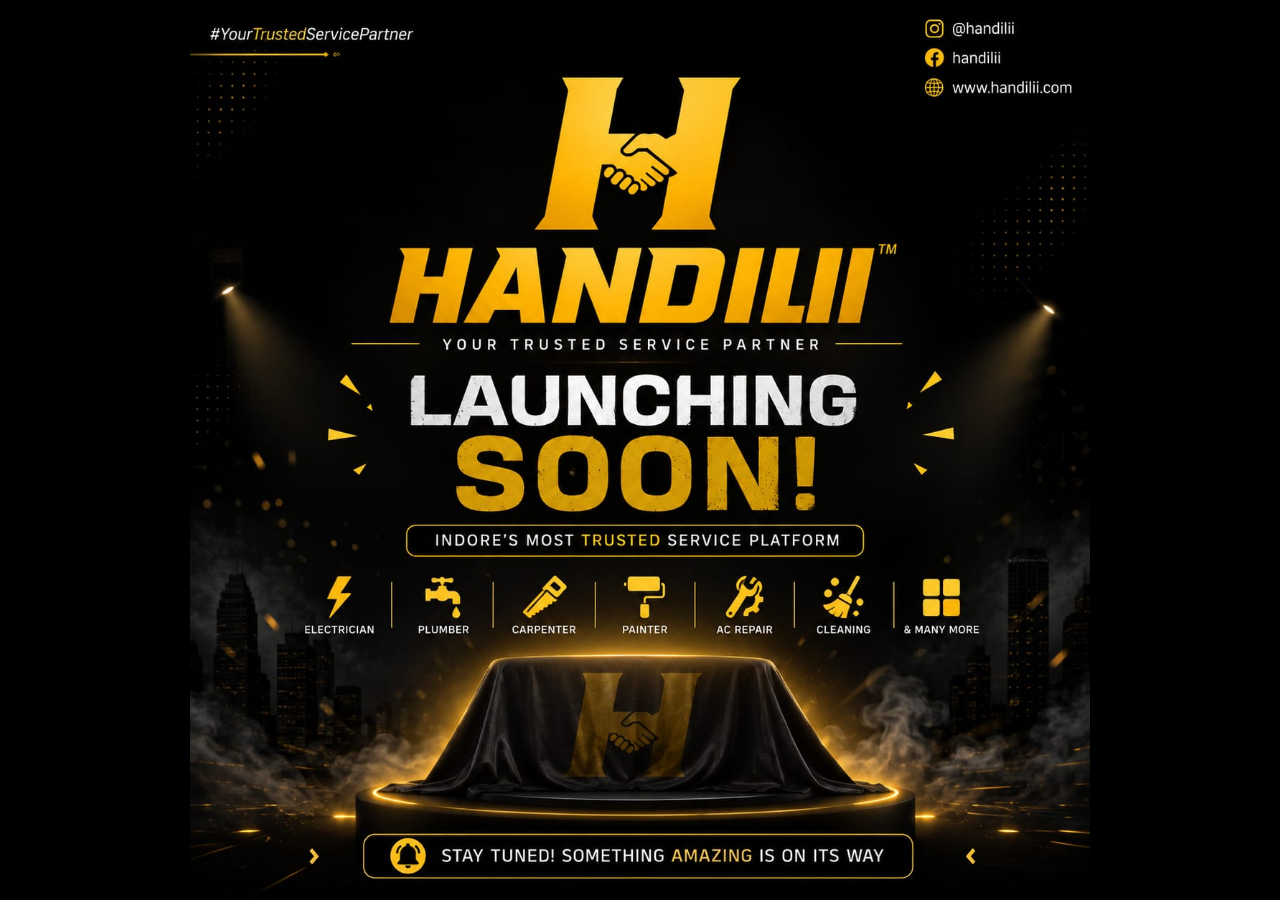
<file: index.html>
<!doctype html>
<html lang="en">
<head>
<meta charset="UTF-8"/>
<meta name="viewport" content="width=device-width, initial-scale=1.0"/>
<title>Handilii — Coming Soon</title>
<style>
  * { margin: 0; padding: 0; box-sizing: border-box; }
  html, body { width: 100%; height: 100%; background: #000; overflow: hidden; }
  .poster {
    width: 100vw;
    height: 100vh;
    background-image: url('Coming-soon1.jpg');
    background-size: contain;
    background-repeat: no-repeat;
    background-position: center;
    background-color: #000;
  }
  @media (max-aspect-ratio: 1/1) {
    .poster { background-size: cover; background-position: center top; }
  }
</style>
</head>
<body>
  <div class="poster"></div>
</body>
</html>
</file>
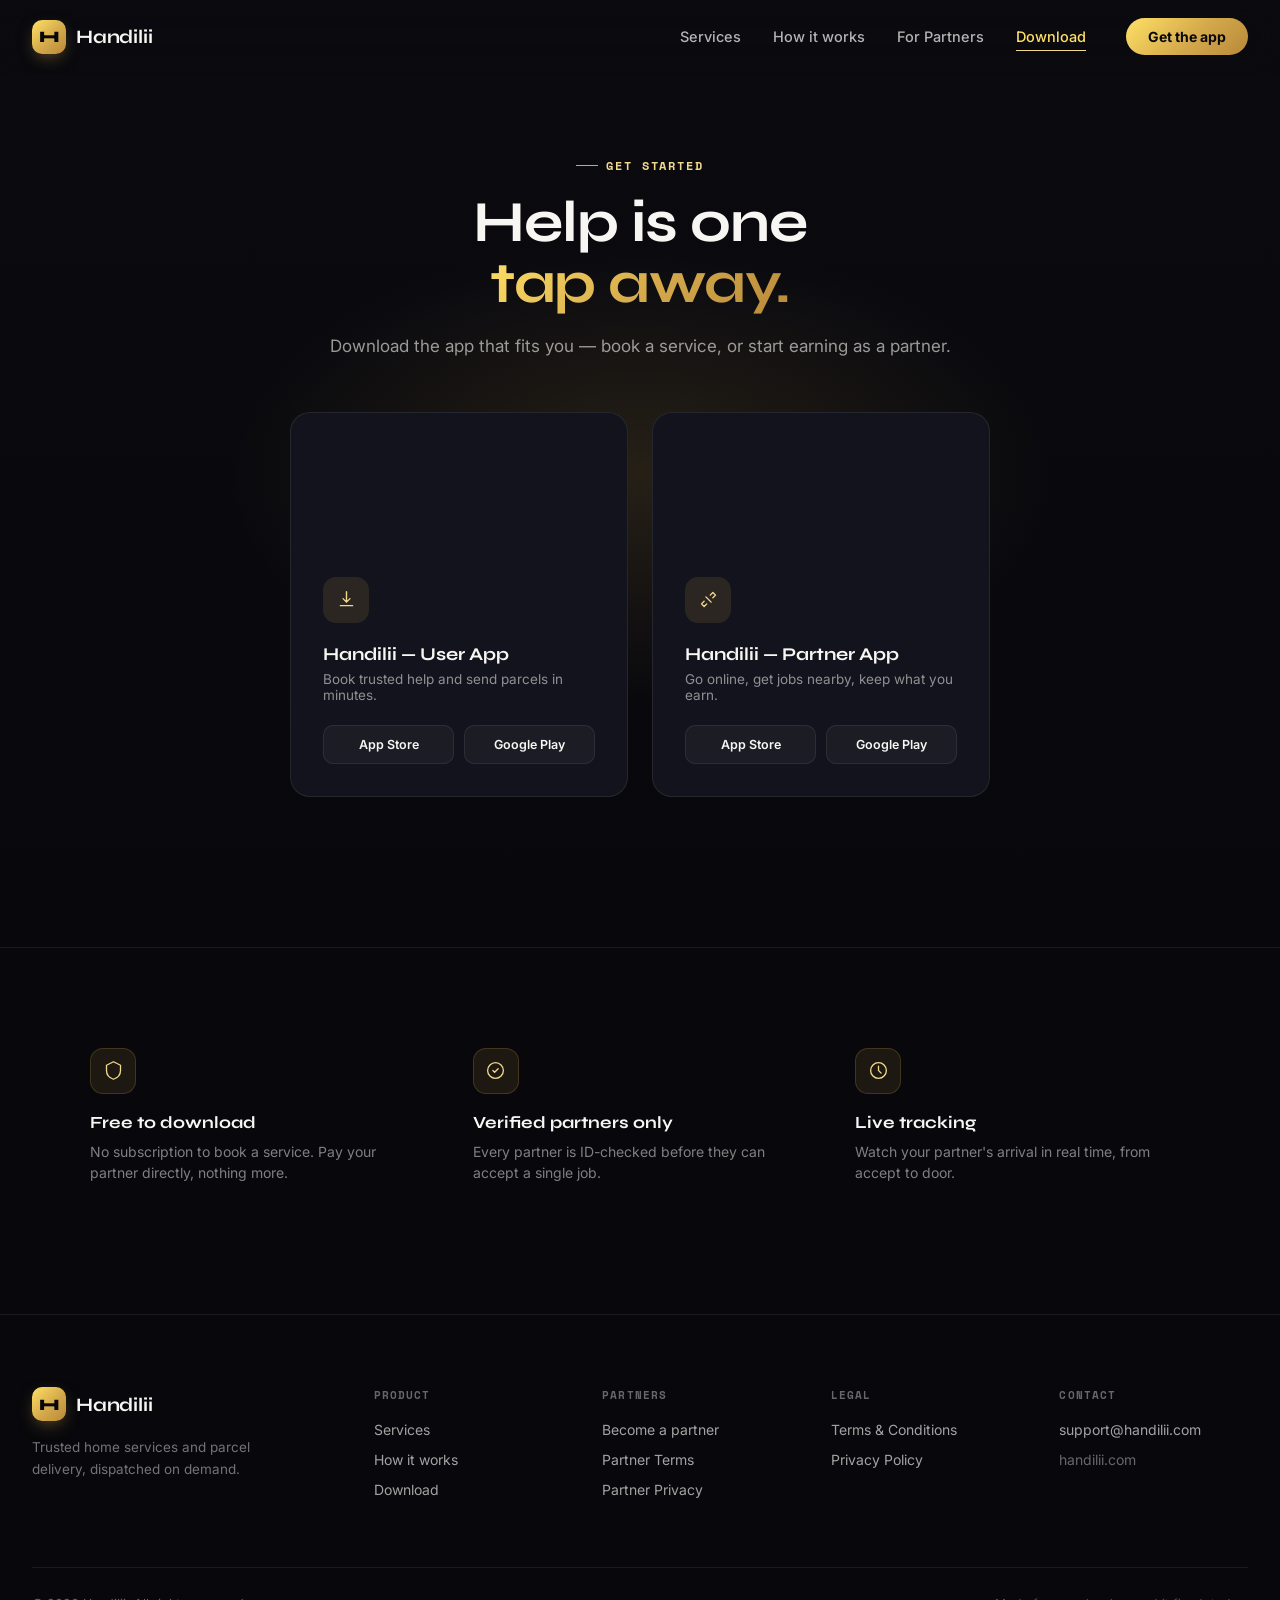
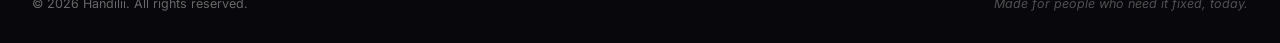
<file: download.html>
<!doctype html>
<html lang="en">
<head>
<meta charset="UTF-8" />
<meta name="viewport" content="width=device-width, initial-scale=1.0" />
<title>Download — Handilii</title>
<meta name="description" content="Download Handilii — the User app to book trusted help, or the Partner app to start earning on your own schedule." />
<link rel="preconnect" href="https://fonts.googleapis.com">
<link rel="preconnect" href="https://fonts.gstatic.com" crossorigin>
<link href="https://fonts.googleapis.com/css2?family=Syne:wght@600;700;800&family=Inter:wght@400;500;600;700;800&family=Space+Mono:wght@400;700&display=swap" rel="stylesheet">
<link rel="stylesheet" href="style.css" />
</head>
<body>

<header class="nav" id="nav">
  <div class="nav-inner">
    <a href="index.html" class="nav-brand">
      <span class="brand-mark">H</span>
      <span class="brand-word">Handilii</span>
    </a>
    <nav class="nav-links">
      <a href="services.html">Services</a>
      <a href="index.html#how">How it works</a>
      <a href="partners.html">For Partners</a>
      <a href="download.html" class="active">Download</a>
    </nav>
    <a href="download.html" class="nav-cta">Get the app</a>
    <button class="nav-burger" id="navBurger" aria-label="Toggle menu">
      <span></span><span></span><span></span>
    </button>
  </div>
</header>

<!-- ════════════════════════════════════════════════════════════════════
     DOWNLOAD CTA — full page version
════════════════════════════════════════════════════════════════════ -->
<section class="download download-page" id="download">
  <div class="hero-bg" style="background-image:url('https://loremflickr.com/1600/1200/smartphone,app')"></div>
  <div class="download-glow"></div>
  <div class="download-inner">
    <span class="eyebrow">Get started</span>
    <h2>Help is one<br/><span class="gold-text">tap away.</span></h2>
    <p>Download the app that fits you — book a service, or start earning as a partner.</p>

    <div class="download-cards">
      <div class="download-card">
        <div class="dc-photo" style="background-image:url('https://loremflickr.com/400/300/home,doorstep')"></div>
        <div class="dc-icon">
          <svg viewBox="0 0 24 24" fill="none"><path d="M12 3v12m0 0l-4-4m4 4l4-4M5 19h14" stroke="currentColor" stroke-width="1.6" stroke-linecap="round" stroke-linejoin="round"/></svg>
        </div>
        <h3>Handilii — User App</h3>
        <p>Book trusted help and send parcels in minutes.</p>
        <div class="store-buttons">
          <a href="#" class="store-btn">App Store</a>
          <a href="#" class="store-btn">Google Play</a>
        </div>
      </div>
      <div class="download-card">
        <div class="dc-photo" style="background-image:url('https://loremflickr.com/400/300/delivery,rider')"></div>
        <div class="dc-icon">
          <svg viewBox="0 0 24 24" fill="none"><path d="M14 7l3-3 3 3-3 3M7 14l-3 3 3 3 3-3M9 9l6 6" stroke="currentColor" stroke-width="1.6" stroke-linecap="round" stroke-linejoin="round"/></svg>
        </div>
        <h3>Handilii — Partner App</h3>
        <p>Go online, get jobs nearby, keep what you earn.</p>
        <div class="store-buttons">
          <a href="#" class="store-btn">App Store</a>
          <a href="#" class="store-btn">Google Play</a>
        </div>
      </div>
    </div>
  </div>
</section>

<!-- ════════════════════════════════════════════════════════════════════
     FAQ-ISH REASSURANCE STRIP
════════════════════════════════════════════════════════════════════ -->
<section class="reassure">
  <div class="reassure-inner">
    <div class="reassure-item">
      <div class="reassure-icon">
        <svg viewBox="0 0 24 24" fill="none"><path d="M12 2l8 4v6c0 5-3.5 8.5-8 10-4.5-1.5-8-5-8-10V6l8-4z" stroke="currentColor" stroke-width="1.5" stroke-linejoin="round"/></svg>
      </div>
      <h4>Free to download</h4>
      <p>No subscription to book a service. Pay your partner directly, nothing more.</p>
    </div>
    <div class="reassure-item">
      <div class="reassure-icon">
        <svg viewBox="0 0 24 24" fill="none"><path d="M9 12l2 2 4-4M21 12a9 9 0 11-18 0 9 9 0 0118 0z" stroke="currentColor" stroke-width="1.5" stroke-linecap="round" stroke-linejoin="round"/></svg>
      </div>
      <h4>Verified partners only</h4>
      <p>Every partner is ID-checked before they can accept a single job.</p>
    </div>
    <div class="reassure-item">
      <div class="reassure-icon">
        <svg viewBox="0 0 24 24" fill="none"><circle cx="12" cy="12" r="9" stroke="currentColor" stroke-width="1.5"/><path d="M12 7v5l3 3" stroke="currentColor" stroke-width="1.5" stroke-linecap="round"/></svg>
      </div>
      <h4>Live tracking</h4>
      <p>Watch your partner's arrival in real time, from accept to door.</p>
    </div>
  </div>
</section>

<footer class="footer">
  <div class="footer-inner">
    <div class="footer-top">
      <div class="footer-brand">
        <a href="index.html" class="nav-brand">
          <span class="brand-mark">H</span>
          <span class="brand-word">Handilii</span>
        </a>
        <p>Trusted home services and parcel delivery, dispatched on demand.</p>
      </div>

      <div class="footer-col">
        <h4>Product</h4>
        <a href="services.html">Services</a>
        <a href="index.html#how">How it works</a>
        <a href="download.html">Download</a>
      </div>
      <div class="footer-col">
        <h4>Partners</h4>
        <a href="partners.html">Become a partner</a>
        <a href="vendor-terms.html">Partner Terms</a>
        <a href="vendor-privacy.html">Partner Privacy</a>
      </div>
      <div class="footer-col">
        <h4>Legal</h4>
        <a href="user-terms.html">Terms &amp; Conditions</a>
        <a href="user-privacy.html">Privacy Policy</a>
      </div>
      <div class="footer-col">
        <h4>Contact</h4>
        <a href="mailto:support@handilii.com">support@handilii.com</a>
        <span class="footer-domain">handilii.com</span>
      </div>
    </div>

    <div class="footer-bottom">
      <span>© 2026 Handilii. All rights reserved.</span>
      <span class="footer-tag">Made for people who need it fixed, today.</span>
    </div>
  </div>
</footer>

<script src="script.js"></script>
</body>
</html>
</file>
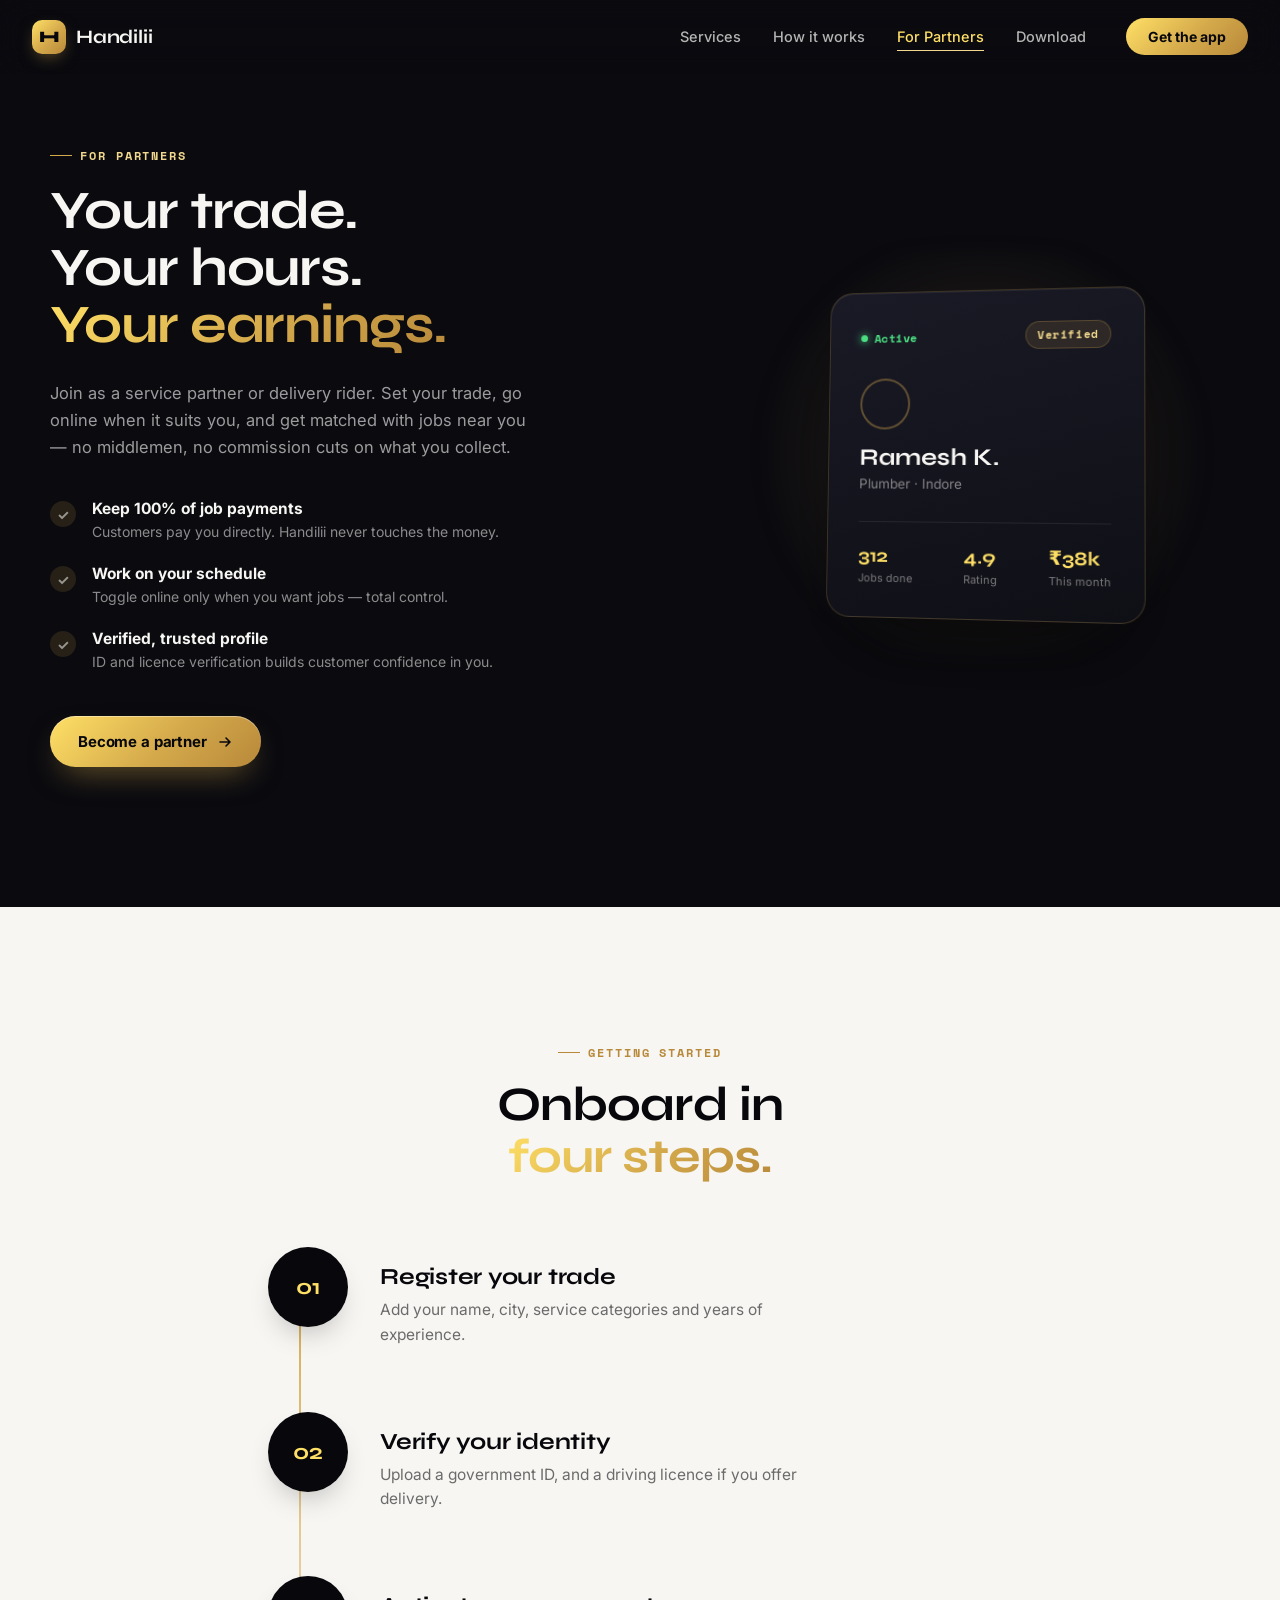
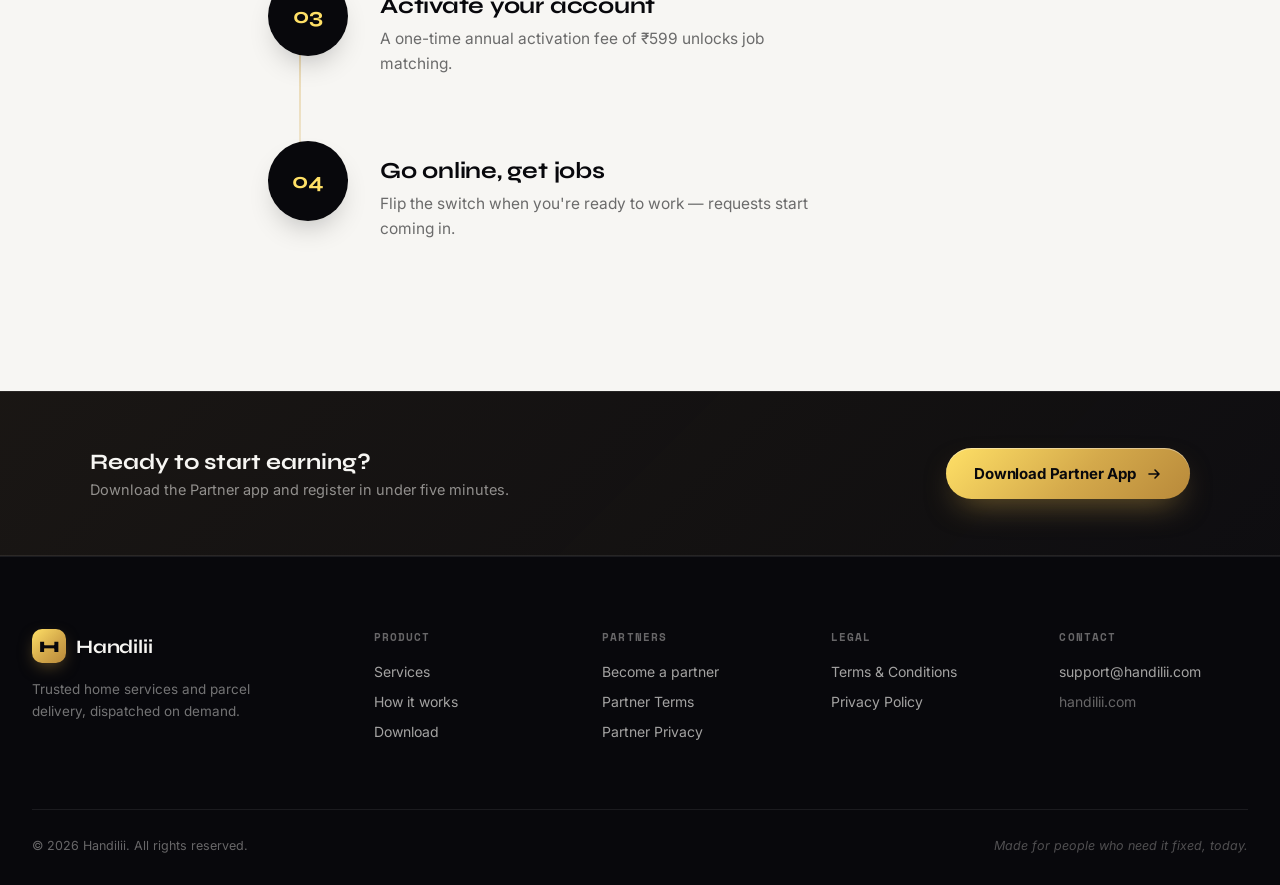
<file: partners.html>
<!doctype html>
<html lang="en">
<head>
<meta charset="UTF-8" />
<meta name="viewport" content="width=device-width, initial-scale=1.0" />
<title>For Partners — Handilii</title>
<meta name="description" content="Join Handilii as a service partner or delivery rider. Set your trade, work your hours, keep 100% of what you earn." />
<link rel="preconnect" href="https://fonts.googleapis.com">
<link rel="preconnect" href="https://fonts.gstatic.com" crossorigin>
<link href="https://fonts.googleapis.com/css2?family=Syne:wght@600;700;800&family=Inter:wght@400;500;600;700;800&family=Space+Mono:wght@400;700&display=swap" rel="stylesheet">
<link rel="stylesheet" href="style.css" />
</head>
<body>

<header class="nav" id="nav">
  <div class="nav-inner">
    <a href="index.html" class="nav-brand">
      <span class="brand-mark">H</span>
      <span class="brand-word">Handilii</span>
    </a>
    <nav class="nav-links">
      <a href="services.html">Services</a>
      <a href="index.html#how">How it works</a>
      <a href="partners.html" class="active">For Partners</a>
      <a href="download.html">Download</a>
    </nav>
    <a href="download.html" class="nav-cta">Get the app</a>
    <button class="nav-burger" id="navBurger" aria-label="Toggle menu">
      <span></span><span></span><span></span>
    </button>
  </div>
</header>

<!-- ════════════════════════════════════════════════════════════════════
     FOR VENDORS
════════════════════════════════════════════════════════════════════ -->
<section class="vendors vendors-page" id="vendors">
  <div class="hero-bg" style="background-image:url('https://loremflickr.com/1600/1200/worker,toolbelt')"></div>
  <div class="vendors-inner">
    <div class="vendors-copy">
      <span class="eyebrow">For partners</span>
      <h2>Your trade.<br/>Your hours.<br/><span class="gold-text">Your earnings.</span></h2>
      <p class="vendors-sub">
        Join as a service partner or delivery rider. Set your trade, go online
        when it suits you, and get matched with jobs near you — no middlemen,
        no commission cuts on what you collect.
      </p>

      <ul class="vendors-list">
        <li>
          <span class="check">✓</span>
          <div><strong>Keep 100% of job payments</strong><span>Customers pay you directly. Handilii never touches the money.</span></div>
        </li>
        <li>
          <span class="check">✓</span>
          <div><strong>Work on your schedule</strong><span>Toggle online only when you want jobs — total control.</span></div>
        </li>
        <li>
          <span class="check">✓</span>
          <div><strong>Verified, trusted profile</strong><span>ID and licence verification builds customer confidence in you.</span></div>
        </li>
      </ul>

      <a href="download.html" class="btn btn-gold">
        <span>Become a partner</span>
        <svg width="16" height="16" viewBox="0 0 16 16" fill="none"><path d="M3 8h10M9 4l4 4-4 4" stroke="currentColor" stroke-width="1.6" stroke-linecap="round" stroke-linejoin="round"/></svg>
      </a>
    </div>

    <div class="vendors-visual" aria-hidden="true">
      <div class="vendor-card-mock">
        <div class="vcm-top">
          <span class="vcm-status">
            <span class="vcm-dot"></span> Active
          </span>
          <span class="vcm-badge">Verified</span>
        </div>
        <div class="vcm-avatar" style="background-image:url('https://loremflickr.com/200/200/man,portrait')"></div>
        <div class="vcm-name">Ramesh K.</div>
        <div class="vcm-trade">Plumber · Indore</div>
        <div class="vcm-stats">
          <div><span>312</span><small>Jobs done</small></div>
          <div><span>4.9</span><small>Rating</small></div>
          <div><span>₹38k</span><small>This month</small></div>
        </div>
      </div>
      <div class="vendor-glow"></div>
    </div>
  </div>
</section>

<!-- ════════════════════════════════════════════════════════════════════
     ONBOARDING STEPS
════════════════════════════════════════════════════════════════════ -->
<section class="how" id="partner-how">
  <div class="section-head section-head-light">
    <span class="eyebrow eyebrow-dark">Getting started</span>
    <h2 class="dark-heading">Onboard in<br/><span class="gold-text">four steps.</span></h2>
  </div>

  <div class="how-steps">
    <div class="how-line" aria-hidden="true"></div>

    <div class="how-step">
      <div class="how-num">01</div>
      <div class="how-content">
        <h3>Register your trade</h3>
        <p>Add your name, city, service categories and years of experience.</p>
      </div>
    </div>

    <div class="how-step">
      <div class="how-num">02</div>
      <div class="how-content">
        <h3>Verify your identity</h3>
        <p>Upload a government ID, and a driving licence if you offer delivery.</p>
      </div>
    </div>

    <div class="how-step">
      <div class="how-num">03</div>
      <div class="how-content">
        <h3>Activate your account</h3>
        <p>A one-time annual activation fee of ₹599 unlocks job matching.</p>
      </div>
    </div>

    <div class="how-step">
      <div class="how-num">04</div>
      <div class="how-content">
        <h3>Go online, get jobs</h3>
        <p>Flip the switch when you're ready to work — requests start coming in.</p>
      </div>
    </div>
  </div>
</section>

<!-- ════════════════════════════════════════════════════════════════════
     CTA
════════════════════════════════════════════════════════════════════ -->
<section class="mini-cta mini-cta-gold">
  <div class="mini-cta-inner">
    <div class="mini-cta-text">
      <h3>Ready to start earning?</h3>
      <p>Download the Partner app and register in under five minutes.</p>
    </div>
    <a href="download.html" class="btn btn-gold">
      <span>Download Partner App</span>
      <svg width="16" height="16" viewBox="0 0 16 16" fill="none"><path d="M3 8h10M9 4l4 4-4 4" stroke="currentColor" stroke-width="1.6" stroke-linecap="round" stroke-linejoin="round"/></svg>
    </a>
  </div>
</section>

<footer class="footer">
  <div class="footer-inner">
    <div class="footer-top">
      <div class="footer-brand">
        <a href="index.html" class="nav-brand">
          <span class="brand-mark">H</span>
          <span class="brand-word">Handilii</span>
        </a>
        <p>Trusted home services and parcel delivery, dispatched on demand.</p>
      </div>

      <div class="footer-col">
        <h4>Product</h4>
        <a href="services.html">Services</a>
        <a href="index.html#how">How it works</a>
        <a href="download.html">Download</a>
      </div>
      <div class="footer-col">
        <h4>Partners</h4>
        <a href="partners.html">Become a partner</a>
        <a href="vendor-terms.html">Partner Terms</a>
        <a href="vendor-privacy.html">Partner Privacy</a>
      </div>
      <div class="footer-col">
        <h4>Legal</h4>
        <a href="user-terms.html">Terms &amp; Conditions</a>
        <a href="user-privacy.html">Privacy Policy</a>
      </div>
      <div class="footer-col">
        <h4>Contact</h4>
        <a href="mailto:support@handilii.com">support@handilii.com</a>
        <span class="footer-domain">handilii.com</span>
      </div>
    </div>

    <div class="footer-bottom">
      <span>© 2026 Handilii. All rights reserved.</span>
      <span class="footer-tag">Made for people who need it fixed, today.</span>
    </div>
  </div>
</footer>

<script src="script.js"></script>
</body>
</html>
</file>
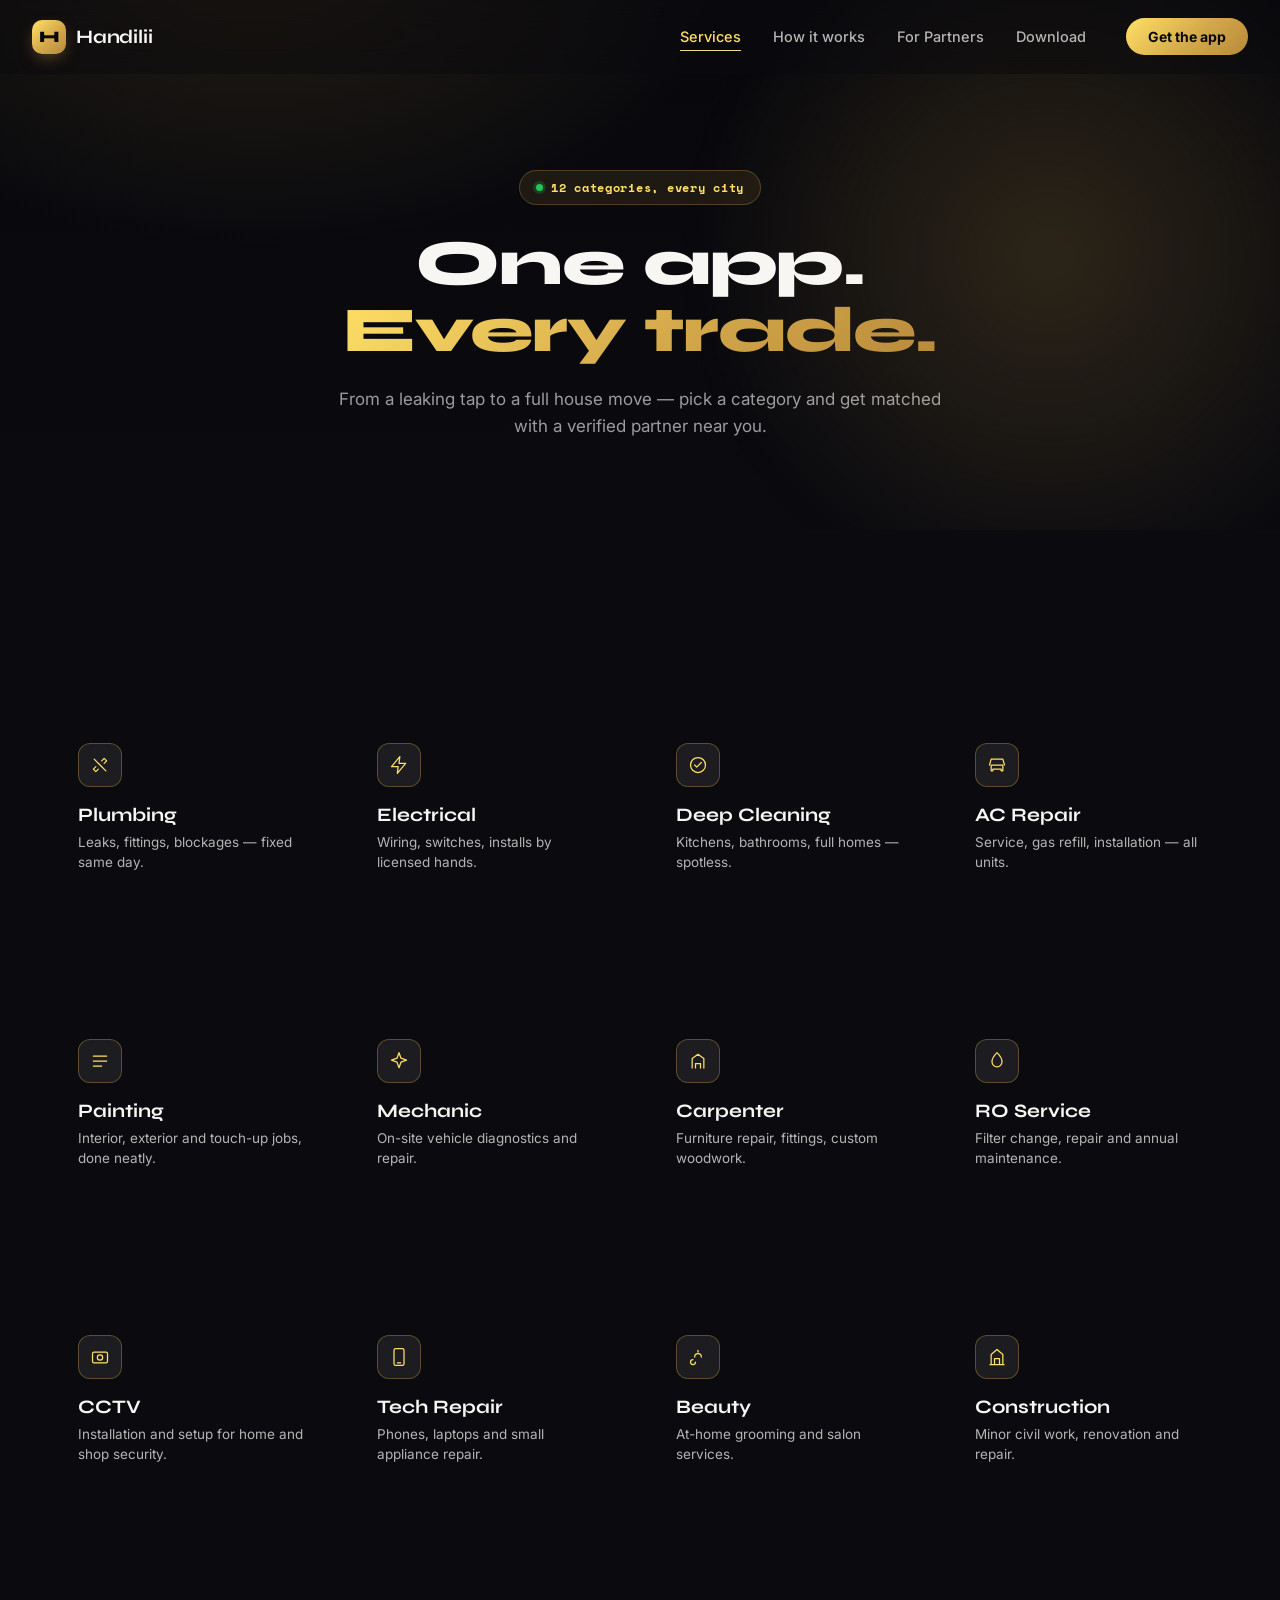
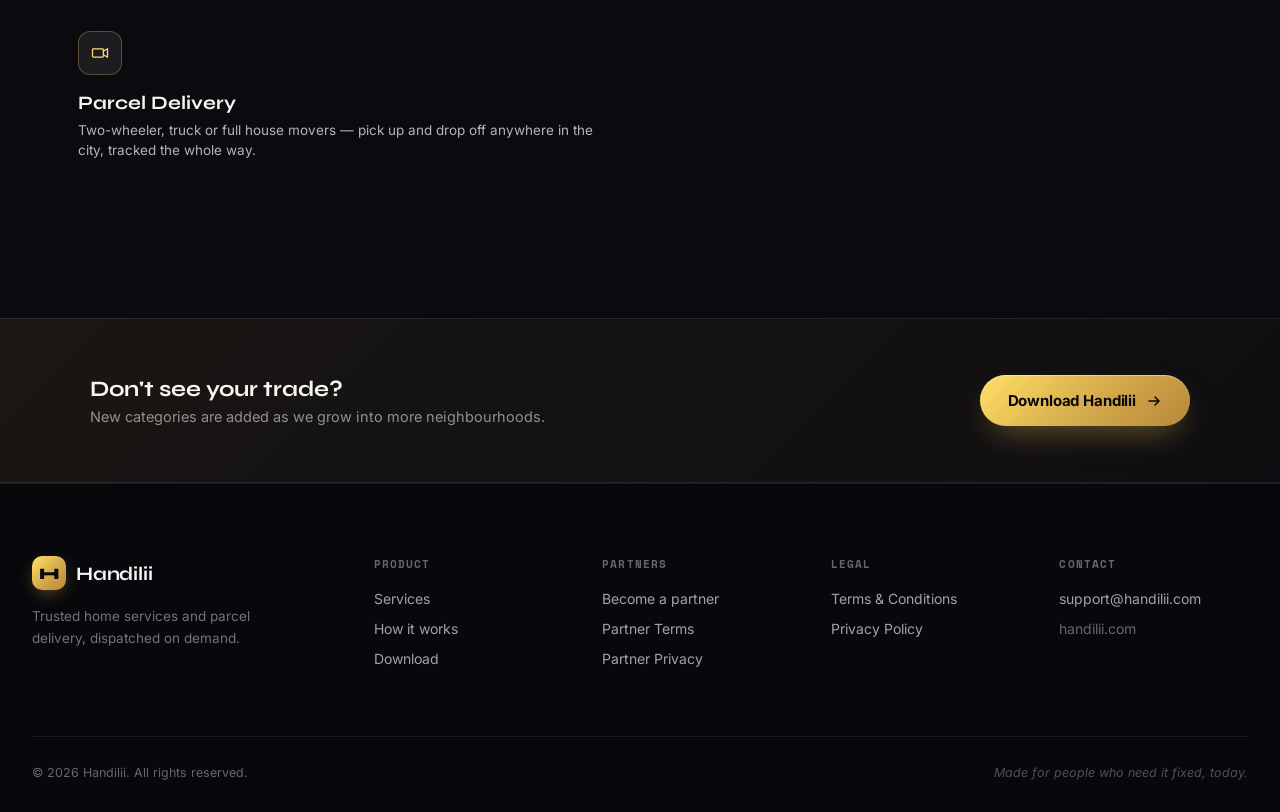
<file: services.html>
<!doctype html>
<html lang="en">
<head>
<meta charset="UTF-8" />
<meta name="viewport" content="width=device-width, initial-scale=1.0" />
<title>Services — Handilii</title>
<meta name="description" content="Every trade your home needs — plumbing, electrical, cleaning, AC repair, parcel delivery and more, all verified and dispatched on demand." />
<link rel="preconnect" href="https://fonts.googleapis.com">
<link rel="preconnect" href="https://fonts.gstatic.com" crossorigin>
<link href="https://fonts.googleapis.com/css2?family=Syne:wght@600;700;800&family=Inter:wght@400;500;600;700;800&family=Space+Mono:wght@400;700&display=swap" rel="stylesheet">
<link rel="stylesheet" href="style.css" />
</head>
<body>

<header class="nav" id="nav">
  <div class="nav-inner">
    <a href="index.html" class="nav-brand">
      <span class="brand-mark">H</span>
      <span class="brand-word">Handilii</span>
    </a>
    <nav class="nav-links">
      <a href="services.html" class="active">Services</a>
      <a href="index.html#how">How it works</a>
      <a href="partners.html">For Partners</a>
      <a href="download.html">Download</a>
    </nav>
    <a href="download.html" class="nav-cta">Get the app</a>
    <button class="nav-burger" id="navBurger" aria-label="Toggle menu">
      <span></span><span></span><span></span>
    </button>
  </div>
</header>

<!-- ════════════════════════════════════════════════════════════════════
     PAGE HERO
════════════════════════════════════════════════════════════════════ -->
<section class="page-hero">
  <div class="hero-bg" style="background-image:url('https://loremflickr.com/1600/900/repair,workshop')"></div>
  <div class="hero-glow"></div>
  <div class="page-hero-inner">
    <span class="eyebrow-chip">
      <span class="dot"></span> 12 categories, every city
    </span>
    <h1 class="page-title">
      One app.<br/><span class="gold-text">Every trade.</span>
    </h1>
    <p class="page-sub">
      From a leaking tap to a full house move — pick a category and get
      matched with a verified partner near you.
    </p>
  </div>
</section>

<!-- ════════════════════════════════════════════════════════════════════
     FULL SERVICES GRID
════════════════════════════════════════════════════════════════════ -->
<section class="services services-full" id="services">
  <div class="services-grid services-grid-full">

    <div class="service-card">
      <div class="service-photo" style="background-image:url('https://loremflickr.com/600/400/plumbing,pipe')"></div>
      <div class="service-icon"><svg viewBox="0 0 24 24" fill="none"><path d="M14 7l3-3 3 3-3 3M7 14l-3 3 3 3 3-3M9 9l6 6M5 5l5 5M19 19l-5-5" stroke="currentColor" stroke-width="1.5" stroke-linecap="round" stroke-linejoin="round"/></svg></div>
      <h3>Plumbing</h3>
      <p>Leaks, fittings, blockages — fixed same day.</p>
    </div>

    <div class="service-card">
      <div class="service-photo" style="background-image:url('https://loremflickr.com/600/400/electrician,wiring')"></div>
      <div class="service-icon"><svg viewBox="0 0 24 24" fill="none"><path d="M13 2L3 14h8l-1 8 10-12h-8l1-8z" stroke="currentColor" stroke-width="1.5" stroke-linecap="round" stroke-linejoin="round"/></svg></div>
      <h3>Electrical</h3>
      <p>Wiring, switches, installs by licensed hands.</p>
    </div>

    <div class="service-card">
      <div class="service-photo" style="background-image:url('https://loremflickr.com/600/400/cleaning,home')"></div>
      <div class="service-icon"><svg viewBox="0 0 24 24" fill="none"><circle cx="12" cy="12" r="9" stroke="currentColor" stroke-width="1.5"/><path d="M8 12l2.5 2.5L16 9" stroke="currentColor" stroke-width="1.5" stroke-linecap="round" stroke-linejoin="round"/></svg></div>
      <h3>Deep Cleaning</h3>
      <p>Kitchens, bathrooms, full homes — spotless.</p>
    </div>

    <div class="service-card">
      <div class="service-photo" style="background-image:url('https://loremflickr.com/600/400/airconditioner,technician')"></div>
      <div class="service-icon"><svg viewBox="0 0 24 24" fill="none"><path d="M3 12l2-7h14l2 7M5 12v7h2v-2h10v2h2v-7M5 12h14" stroke="currentColor" stroke-width="1.5" stroke-linecap="round" stroke-linejoin="round"/></svg></div>
      <h3>AC Repair</h3>
      <p>Service, gas refill, installation — all units.</p>
    </div>

    <div class="service-card">
      <div class="service-photo" style="background-image:url('https://loremflickr.com/600/400/painting,wall')"></div>
      <div class="service-icon"><svg viewBox="0 0 24 24" fill="none"><path d="M4 6h16M4 12h16M4 18h10" stroke="currentColor" stroke-width="1.5" stroke-linecap="round"/></svg></div>
      <h3>Painting</h3>
      <p>Interior, exterior and touch-up jobs, done neatly.</p>
    </div>

    <div class="service-card">
      <div class="service-photo" style="background-image:url('https://loremflickr.com/600/400/mechanic,engine')"></div>
      <div class="service-icon"><svg viewBox="0 0 24 24" fill="none"><path d="M12 2l2.4 6.6L21 11l-6.6 2.4L12 20l-2.4-6.6L3 11l6.6-2.4L12 2z" stroke="currentColor" stroke-width="1.5" stroke-linejoin="round"/></svg></div>
      <h3>Mechanic</h3>
      <p>On-site vehicle diagnostics and repair.</p>
    </div>

    <div class="service-card">
      <div class="service-photo" style="background-image:url('https://loremflickr.com/600/400/carpenter,wood')"></div>
      <div class="service-icon"><svg viewBox="0 0 24 24" fill="none"><path d="M5 21V9l7-5 7 5v12M9 21v-6h6v6" stroke="currentColor" stroke-width="1.5" stroke-linejoin="round"/></svg></div>
      <h3>Carpenter</h3>
      <p>Furniture repair, fittings, custom woodwork.</p>
    </div>

    <div class="service-card">
      <div class="service-photo" style="background-image:url('https://loremflickr.com/600/400/plumbing,pipe')"></div>
      <div class="service-icon"><svg viewBox="0 0 24 24" fill="none"><path d="M12 2C8 6 6 9 6 13a6 6 0 0012 0c0-4-2-7-6-11z" stroke="currentColor" stroke-width="1.5" stroke-linejoin="round"/></svg></div>
      <h3>RO Service</h3>
      <p>Filter change, repair and annual maintenance.</p>
    </div>

    <div class="service-card">
      <div class="service-photo" style="background-image:url('https://loremflickr.com/600/400/security,camera')"></div>
      <div class="service-icon"><svg viewBox="0 0 24 24" fill="none"><rect x="3" y="6" width="18" height="13" rx="2" stroke="currentColor" stroke-width="1.5"/><circle cx="12" cy="12.5" r="3.2" stroke="currentColor" stroke-width="1.5"/></svg></div>
      <h3>CCTV</h3>
      <p>Installation and setup for home and shop security.</p>
    </div>

    <div class="service-card">
      <div class="service-photo" style="background-image:url('https://loremflickr.com/600/400/phone,repair')"></div>
      <div class="service-icon"><svg viewBox="0 0 24 24" fill="none"><rect x="6" y="2" width="12" height="20" rx="2" stroke="currentColor" stroke-width="1.5"/><path d="M10 19h4" stroke="currentColor" stroke-width="1.5" stroke-linecap="round"/></svg></div>
      <h3>Tech Repair</h3>
      <p>Phones, laptops and small appliance repair.</p>
    </div>

    <div class="service-card">
      <div class="service-photo" style="background-image:url('https://loremflickr.com/600/400/salon,beauty')"></div>
      <div class="service-icon"><svg viewBox="0 0 24 24" fill="none"><path d="M9 18a3 3 0 11-3-3M16 12a4 4 0 10-8 0M12 4v2" stroke="currentColor" stroke-width="1.5" stroke-linecap="round" stroke-linejoin="round"/></svg></div>
      <h3>Beauty</h3>
      <p>At-home grooming and salon services.</p>
    </div>

    <div class="service-card">
      <div class="service-photo" style="background-image:url('https://loremflickr.com/600/400/construction,worker')"></div>
      <div class="service-icon"><svg viewBox="0 0 24 24" fill="none"><path d="M3 21h18M5 21V9l7-6 7 6v12M9 21v-7h6v7" stroke="currentColor" stroke-width="1.5" stroke-linejoin="round"/></svg></div>
      <h3>Construction</h3>
      <p>Minor civil work, renovation and repair.</p>
    </div>

    <div class="service-card service-card-wide">
      <div class="service-photo" style="background-image:url('https://loremflickr.com/600/400/delivery,motorcycle')"></div>
      <div class="service-icon"><svg viewBox="0 0 24 24" fill="none"><rect x="3" y="7" width="13" height="10" rx="1" stroke="currentColor" stroke-width="1.5"/><path d="M16 10l5-3v10l-5-3" stroke="currentColor" stroke-width="1.5" stroke-linejoin="round"/></svg></div>
      <h3>Parcel Delivery</h3>
      <p>Two-wheeler, truck or full house movers — pick up and drop off anywhere in the city, tracked the whole way.</p>
    </div>

  </div>
</section>

<!-- ════════════════════════════════════════════════════════════════════
     CTA
════════════════════════════════════════════════════════════════════ -->
<section class="mini-cta mini-cta-gold">
  <div class="mini-cta-inner">
    <div class="mini-cta-text">
      <h3>Don't see your trade?</h3>
      <p>New categories are added as we grow into more neighbourhoods.</p>
    </div>
    <a href="download.html" class="btn btn-gold">
      <span>Download Handilii</span>
      <svg width="16" height="16" viewBox="0 0 16 16" fill="none"><path d="M3 8h10M9 4l4 4-4 4" stroke="currentColor" stroke-width="1.6" stroke-linecap="round" stroke-linejoin="round"/></svg>
    </a>
  </div>
</section>

<footer class="footer">
  <div class="footer-inner">
    <div class="footer-top">
      <div class="footer-brand">
        <a href="index.html" class="nav-brand">
          <span class="brand-mark">H</span>
          <span class="brand-word">Handilii</span>
        </a>
        <p>Trusted home services and parcel delivery, dispatched on demand.</p>
      </div>

      <div class="footer-col">
        <h4>Product</h4>
        <a href="services.html">Services</a>
        <a href="index.html#how">How it works</a>
        <a href="download.html">Download</a>
      </div>
      <div class="footer-col">
        <h4>Partners</h4>
        <a href="partners.html">Become a partner</a>
        <a href="vendor-terms.html">Partner Terms</a>
        <a href="vendor-privacy.html">Partner Privacy</a>
      </div>
      <div class="footer-col">
        <h4>Legal</h4>
        <a href="user-terms.html">Terms &amp; Conditions</a>
        <a href="user-privacy.html">Privacy Policy</a>
      </div>
      <div class="footer-col">
        <h4>Contact</h4>
        <a href="mailto:support@handilii.com">support@handilii.com</a>
        <span class="footer-domain">handilii.com</span>
      </div>
    </div>

    <div class="footer-bottom">
      <span>© 2026 Handilii. All rights reserved.</span>
      <span class="footer-tag">Made for people who need it fixed, today.</span>
    </div>
  </div>
</footer>

<script src="script.js"></script>
</body>
</html>
</file>
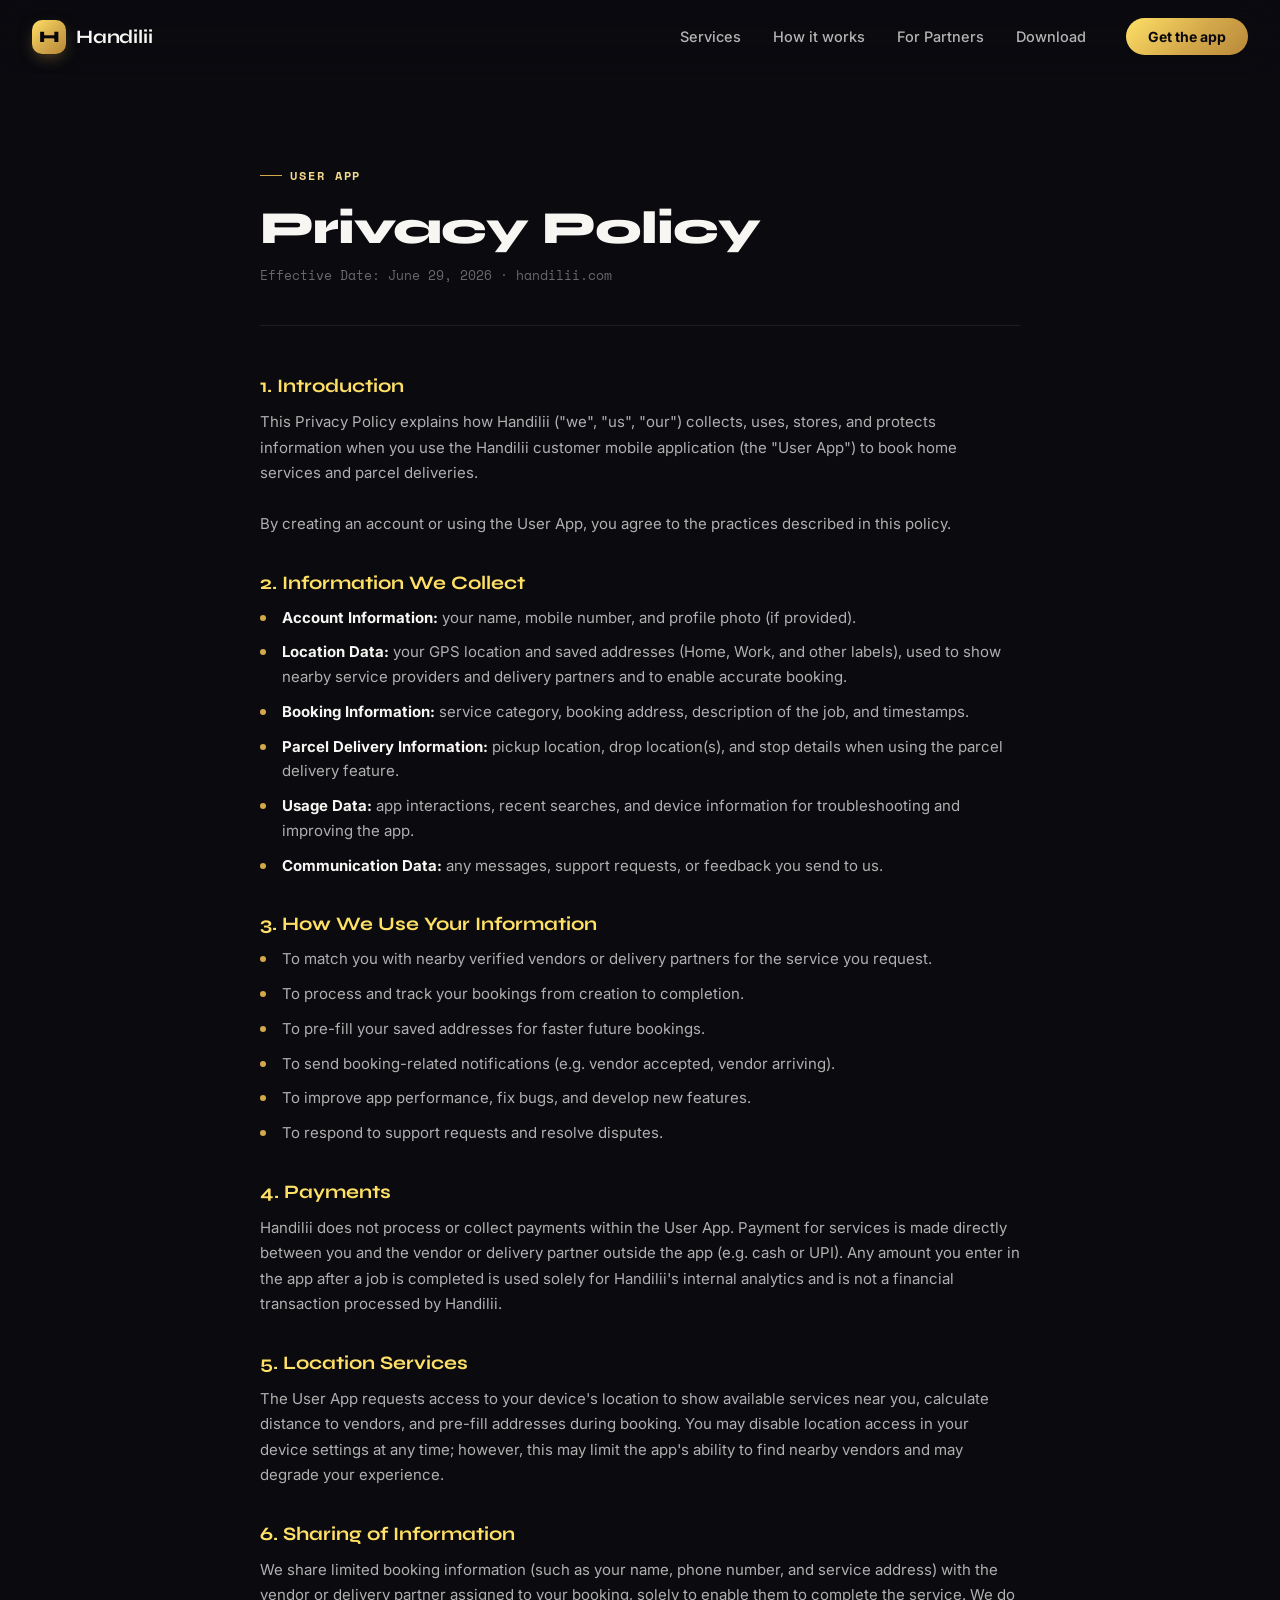
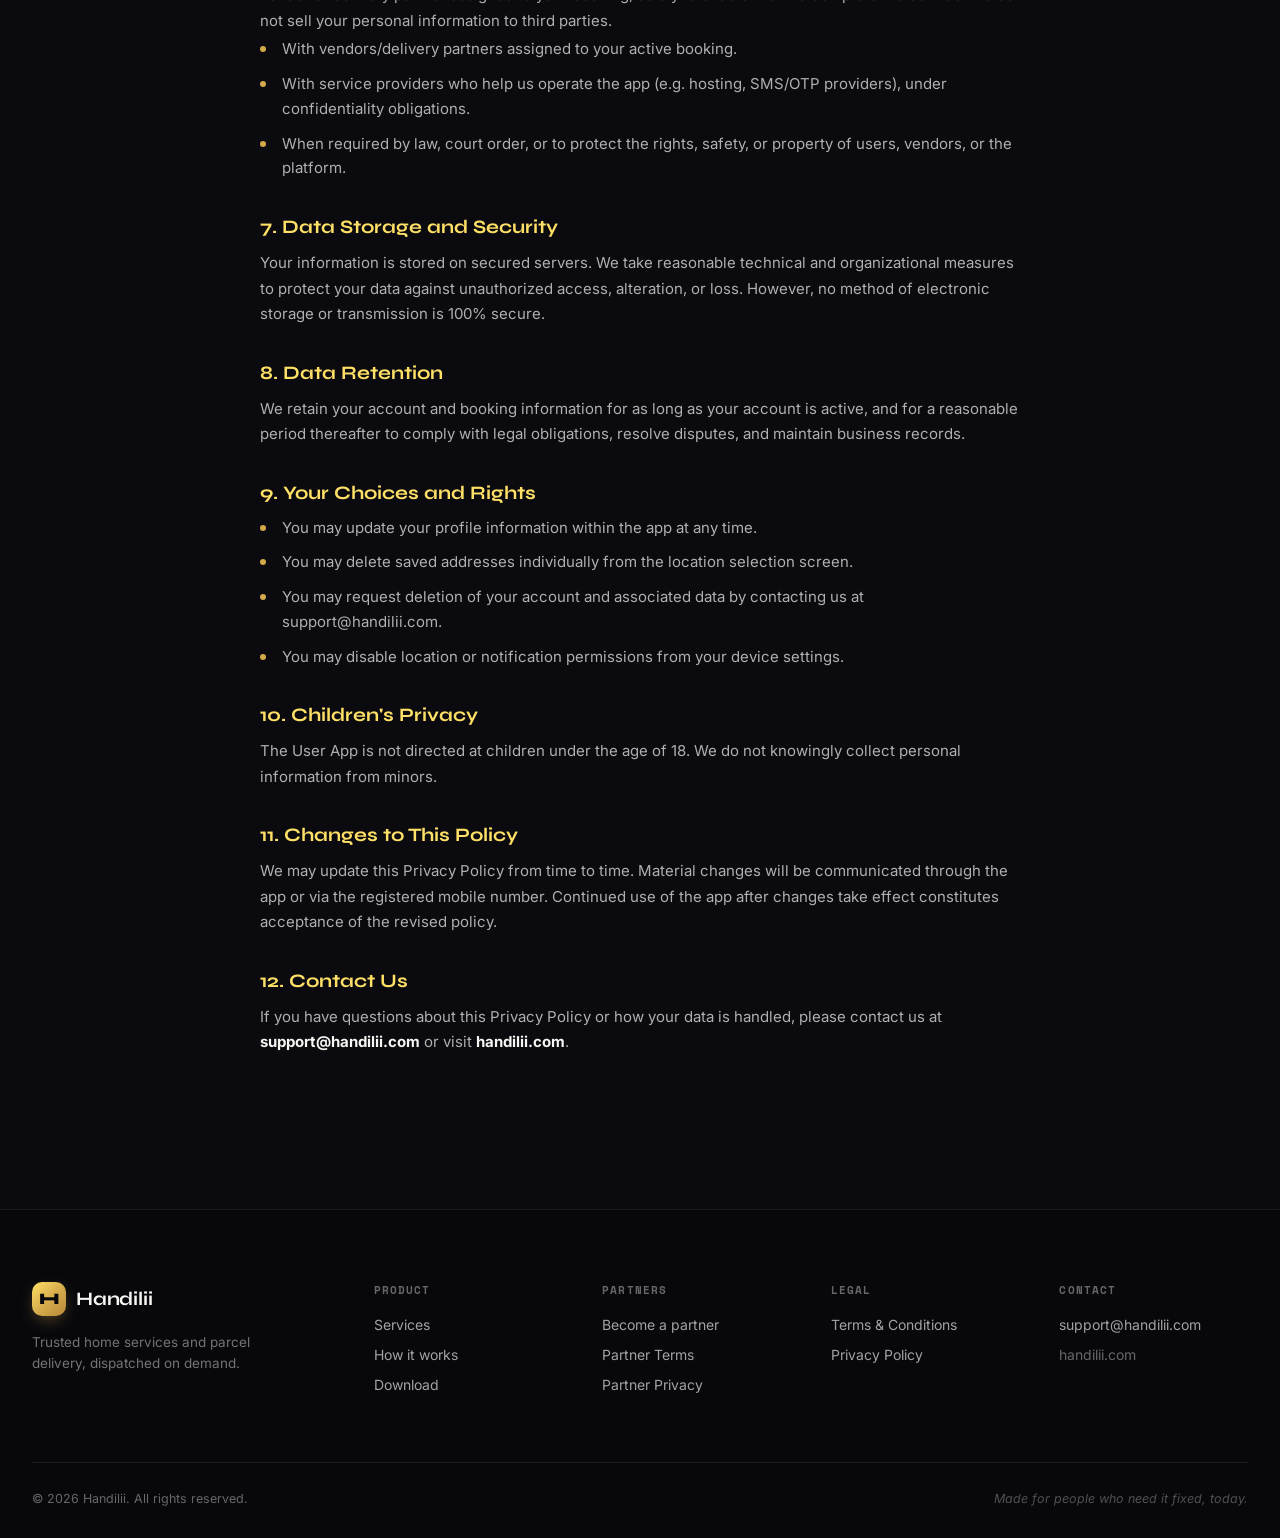
<file: user-privacy.html>
<!doctype html>
<html lang="en">
<head>
<meta charset="UTF-8" />
<meta name="viewport" content="width=device-width, initial-scale=1.0" />
<title>Privacy Policy — Handilii</title>
<link rel="preconnect" href="https://fonts.googleapis.com">
<link rel="preconnect" href="https://fonts.gstatic.com" crossorigin>
<link href="https://fonts.googleapis.com/css2?family=Syne:wght@600;700;800&family=Inter:wght@400;500;600;700;800&family=Space+Mono:wght@400;700&display=swap" rel="stylesheet">
<link rel="stylesheet" href="style.css" />
</head>
<body>

<header class="nav" id="nav">
  <div class="nav-inner">
    <a href="index.html" class="nav-brand">
      <span class="brand-mark">H</span>
      <span class="brand-word">Handilii</span>
    </a>
    <nav class="nav-links">
      <a href="services.html">Services</a>
      <a href="index.html#how">How it works</a>
      <a href="partners.html">For Partners</a>
      <a href="download.html">Download</a>
    </nav>
    <a href="download.html" class="nav-cta">Get the app</a>
    <button class="nav-burger" id="navBurger" aria-label="Toggle menu">
      <span></span><span></span><span></span>
    </button>
  </div>
</header>

<section class="legal-page">
  <div class="legal-inner">
    <span class="eyebrow">User App</span>
    <h1 class="legal-title">Privacy Policy</h1>
    <p class="legal-meta">Effective Date: June 29, 2026 &middot; handilii.com</p>

    <div class="legal-section">
      <h2>1. Introduction</h2>
      <p>This Privacy Policy explains how Handilii ("we", "us", "our") collects, uses, stores, and protects information when you use the Handilii customer mobile application (the "User App") to book home services and parcel deliveries.<br><br>By creating an account or using the User App, you agree to the practices described in this policy.</p>
    </div>
    <div class="legal-section">
      <h2>2. Information We Collect</h2>
      <ul><li><strong>Account Information:</strong> your name, mobile number, and profile photo (if provided).</li><li><strong>Location Data:</strong> your GPS location and saved addresses (Home, Work, and other labels), used to show nearby service providers and delivery partners and to enable accurate booking.</li><li><strong>Booking Information:</strong> service category, booking address, description of the job, and timestamps.</li><li><strong>Parcel Delivery Information:</strong> pickup location, drop location(s), and stop details when using the parcel delivery feature.</li><li><strong>Usage Data:</strong> app interactions, recent searches, and device information for troubleshooting and improving the app.</li><li><strong>Communication Data:</strong> any messages, support requests, or feedback you send to us.</li></ul>
    </div>
    <div class="legal-section">
      <h2>3. How We Use Your Information</h2>
      <ul><li>To match you with nearby verified vendors or delivery partners for the service you request.</li><li>To process and track your bookings from creation to completion.</li><li>To pre-fill your saved addresses for faster future bookings.</li><li>To send booking-related notifications (e.g. vendor accepted, vendor arriving).</li><li>To improve app performance, fix bugs, and develop new features.</li><li>To respond to support requests and resolve disputes.</li></ul>
    </div>
    <div class="legal-section">
      <h2>4. Payments</h2>
      <p>Handilii does not process or collect payments within the User App. Payment for services is made directly between you and the vendor or delivery partner outside the app (e.g. cash or UPI). Any amount you enter in the app after a job is completed is used solely for Handilii's internal analytics and is not a financial transaction processed by Handilii.</p>
    </div>
    <div class="legal-section">
      <h2>5. Location Services</h2>
      <p>The User App requests access to your device's location to show available services near you, calculate distance to vendors, and pre-fill addresses during booking. You may disable location access in your device settings at any time; however, this may limit the app's ability to find nearby vendors and may degrade your experience.</p>
    </div>
    <div class="legal-section">
      <h2>6. Sharing of Information</h2>
      <p>We share limited booking information (such as your name, phone number, and service address) with the vendor or delivery partner assigned to your booking, solely to enable them to complete the service. We do not sell your personal information to third parties.</p><ul><li>With vendors/delivery partners assigned to your active booking.</li><li>With service providers who help us operate the app (e.g. hosting, SMS/OTP providers), under confidentiality obligations.</li><li>When required by law, court order, or to protect the rights, safety, or property of users, vendors, or the platform.</li></ul>
    </div>
    <div class="legal-section">
      <h2>7. Data Storage and Security</h2>
      <p>Your information is stored on secured servers. We take reasonable technical and organizational measures to protect your data against unauthorized access, alteration, or loss. However, no method of electronic storage or transmission is 100% secure.</p>
    </div>
    <div class="legal-section">
      <h2>8. Data Retention</h2>
      <p>We retain your account and booking information for as long as your account is active, and for a reasonable period thereafter to comply with legal obligations, resolve disputes, and maintain business records.</p>
    </div>
    <div class="legal-section">
      <h2>9. Your Choices and Rights</h2>
      <ul><li>You may update your profile information within the app at any time.</li><li>You may delete saved addresses individually from the location selection screen.</li><li>You may request deletion of your account and associated data by contacting us at support@handilii.com.</li><li>You may disable location or notification permissions from your device settings.</li></ul>
    </div>
    <div class="legal-section">
      <h2>10. Children's Privacy</h2>
      <p>The User App is not directed at children under the age of 18. We do not knowingly collect personal information from minors.</p>
    </div>
    <div class="legal-section">
      <h2>11. Changes to This Policy</h2>
      <p>We may update this Privacy Policy from time to time. Material changes will be communicated through the app or via the registered mobile number. Continued use of the app after changes take effect constitutes acceptance of the revised policy.</p>
    </div>
    <div class="legal-section">
      <h2>12. Contact Us</h2>
      <p>If you have questions about this Privacy Policy or how your data is handled, please contact us at <strong>support@handilii.com</strong> or visit <strong>handilii.com</strong>.</p>
    </div>


  </div>
</section>

<footer class="footer">
  <div class="footer-inner">
    <div class="footer-top">
      <div class="footer-brand">
        <a href="index.html" class="nav-brand">
          <span class="brand-mark">H</span>
          <span class="brand-word">Handilii</span>
        </a>
        <p>Trusted home services and parcel delivery, dispatched on demand.</p>
      </div>
      <div class="footer-col">
        <h4>Product</h4>
        <a href="services.html">Services</a>
        <a href="index.html#how">How it works</a>
        <a href="download.html">Download</a>
      </div>
      <div class="footer-col">
        <h4>Partners</h4>
        <a href="partners.html">Become a partner</a>
        <a href="vendor-terms.html">Partner Terms</a>
        <a href="vendor-privacy.html">Partner Privacy</a>
      </div>
      <div class="footer-col">
        <h4>Legal</h4>
        <a href="user-terms.html">Terms &amp; Conditions</a>
        <a href="user-privacy.html">Privacy Policy</a>
      </div>
      <div class="footer-col">
        <h4>Contact</h4>
        <a href="mailto:support@handilii.com">support@handilii.com</a>
        <span class="footer-domain">handilii.com</span>
      </div>
    </div>
    <div class="footer-bottom">
      <span>© 2026 Handilii. All rights reserved.</span>
      <span class="footer-tag">Made for people who need it fixed, today.</span>
    </div>
  </div>
</footer>

<script src="script.js"></script>
</body>
</html>
</file>
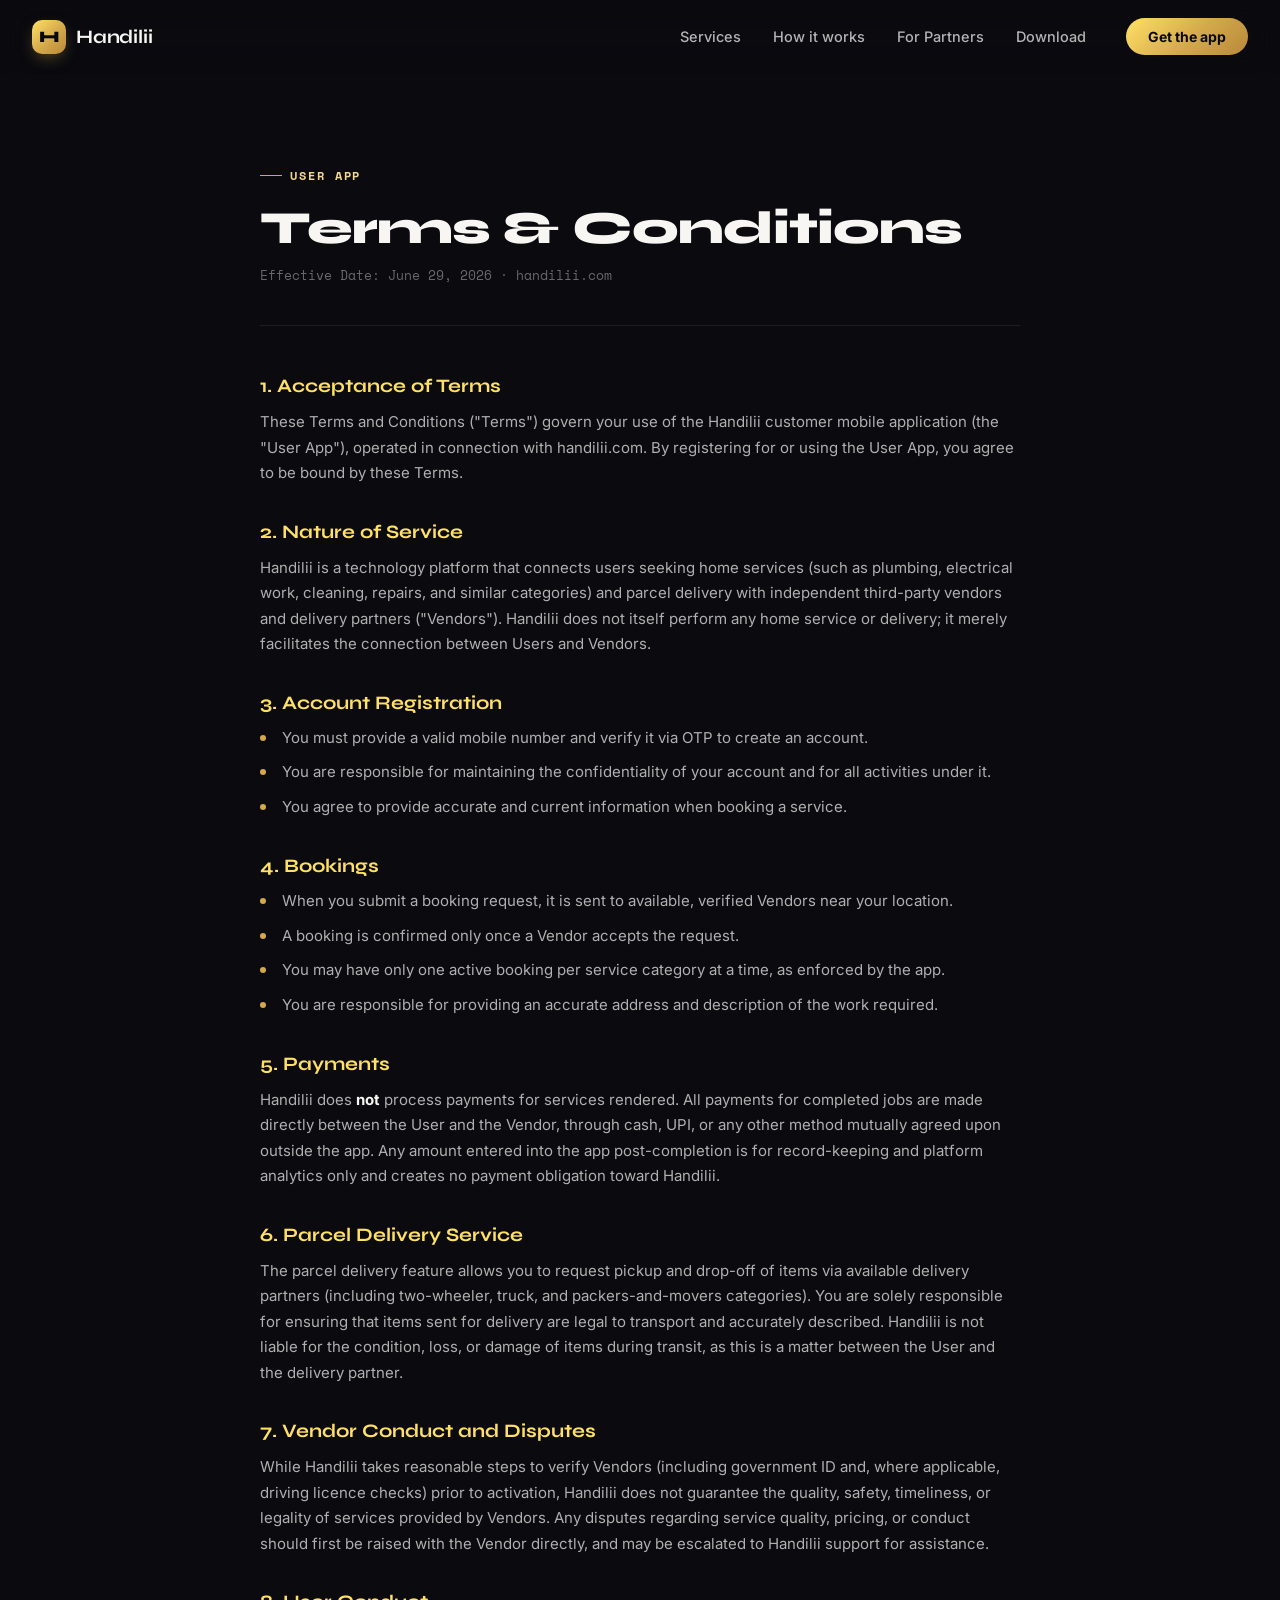
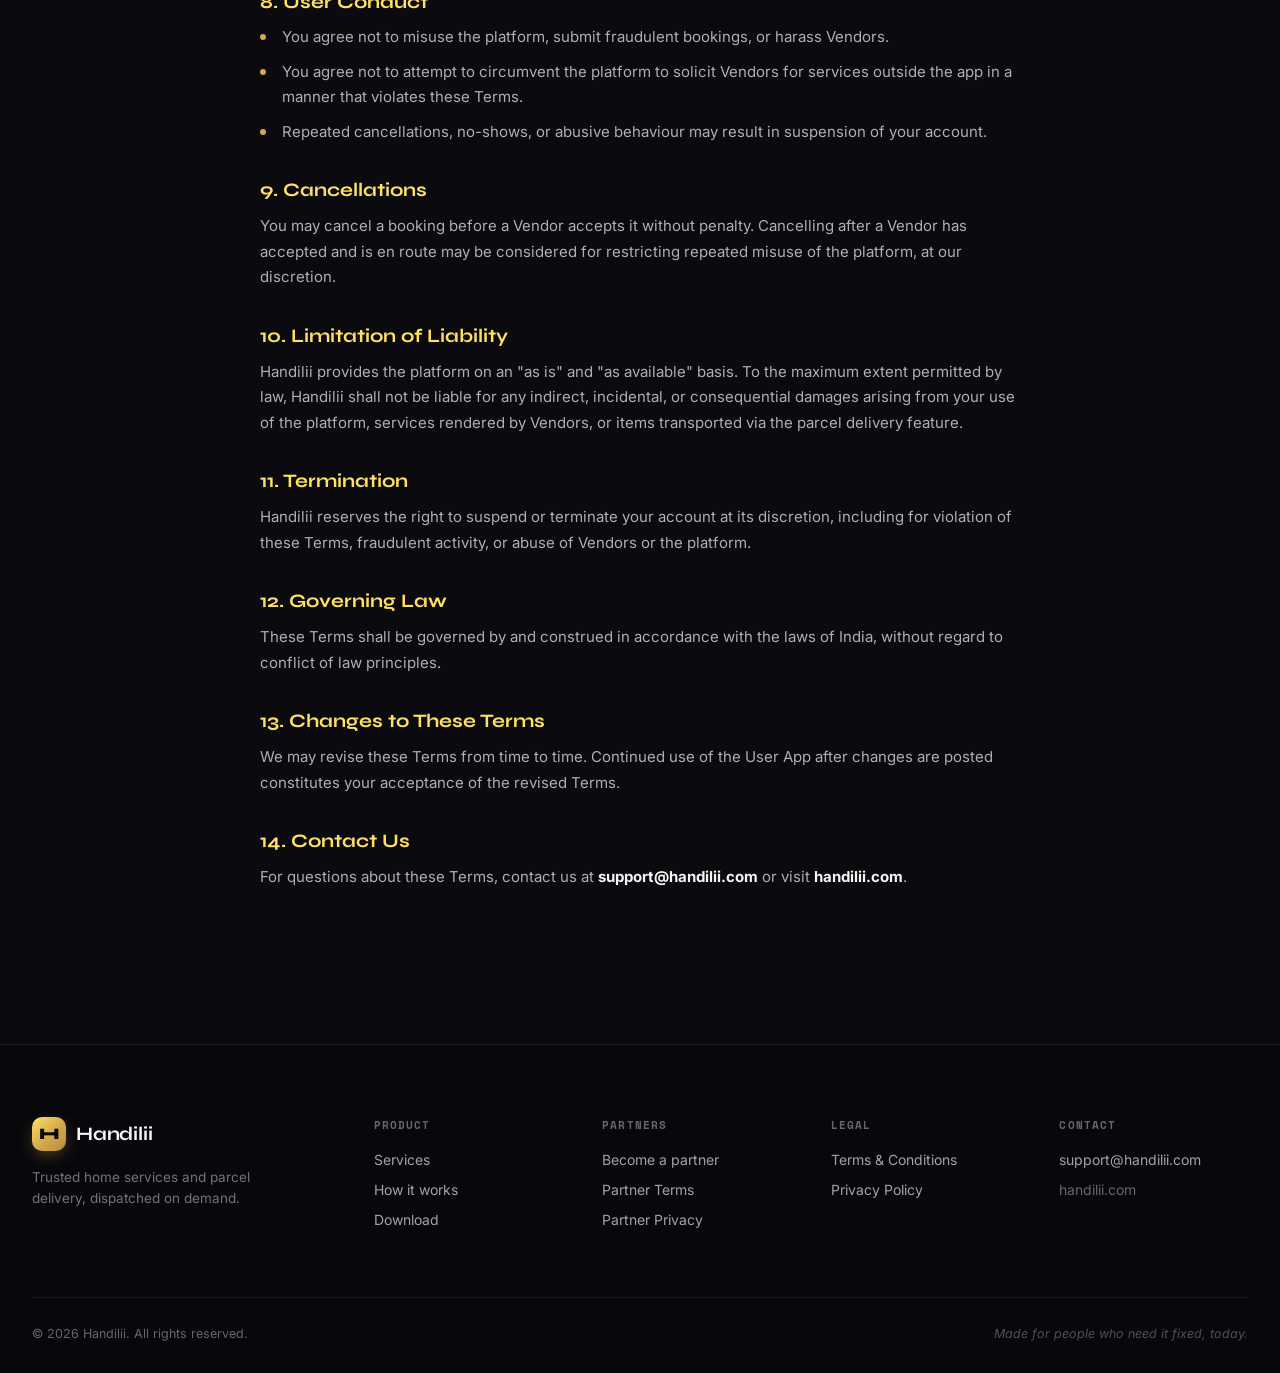
<file: user-terms.html>
<!doctype html>
<html lang="en">
<head>
<meta charset="UTF-8" />
<meta name="viewport" content="width=device-width, initial-scale=1.0" />
<title>Terms &amp; Conditions — Handilii</title>
<link rel="preconnect" href="https://fonts.googleapis.com">
<link rel="preconnect" href="https://fonts.gstatic.com" crossorigin>
<link href="https://fonts.googleapis.com/css2?family=Syne:wght@600;700;800&family=Inter:wght@400;500;600;700;800&family=Space+Mono:wght@400;700&display=swap" rel="stylesheet">
<link rel="stylesheet" href="style.css" />
</head>
<body>

<header class="nav" id="nav">
  <div class="nav-inner">
    <a href="index.html" class="nav-brand">
      <span class="brand-mark">H</span>
      <span class="brand-word">Handilii</span>
    </a>
    <nav class="nav-links">
      <a href="services.html">Services</a>
      <a href="index.html#how">How it works</a>
      <a href="partners.html">For Partners</a>
      <a href="download.html">Download</a>
    </nav>
    <a href="download.html" class="nav-cta">Get the app</a>
    <button class="nav-burger" id="navBurger" aria-label="Toggle menu">
      <span></span><span></span><span></span>
    </button>
  </div>
</header>

<section class="legal-page">
  <div class="legal-inner">
    <span class="eyebrow">User App</span>
    <h1 class="legal-title">Terms &amp; Conditions</h1>
    <p class="legal-meta">Effective Date: June 29, 2026 &middot; handilii.com</p>

    <div class="legal-section">
      <h2>1. Acceptance of Terms</h2>
      <p>These Terms and Conditions ("Terms") govern your use of the Handilii customer mobile application (the "User App"), operated in connection with handilii.com. By registering for or using the User App, you agree to be bound by these Terms.</p>
    </div>
    <div class="legal-section">
      <h2>2. Nature of Service</h2>
      <p>Handilii is a technology platform that connects users seeking home services (such as plumbing, electrical work, cleaning, repairs, and similar categories) and parcel delivery with independent third-party vendors and delivery partners ("Vendors"). Handilii does not itself perform any home service or delivery; it merely facilitates the connection between Users and Vendors.</p>
    </div>
    <div class="legal-section">
      <h2>3. Account Registration</h2>
      <ul><li>You must provide a valid mobile number and verify it via OTP to create an account.</li><li>You are responsible for maintaining the confidentiality of your account and for all activities under it.</li><li>You agree to provide accurate and current information when booking a service.</li></ul>
    </div>
    <div class="legal-section">
      <h2>4. Bookings</h2>
      <ul><li>When you submit a booking request, it is sent to available, verified Vendors near your location.</li><li>A booking is confirmed only once a Vendor accepts the request.</li><li>You may have only one active booking per service category at a time, as enforced by the app.</li><li>You are responsible for providing an accurate address and description of the work required.</li></ul>
    </div>
    <div class="legal-section">
      <h2>5. Payments</h2>
      <p>Handilii does <strong>not</strong> process payments for services rendered. All payments for completed jobs are made directly between the User and the Vendor, through cash, UPI, or any other method mutually agreed upon outside the app. Any amount entered into the app post-completion is for record-keeping and platform analytics only and creates no payment obligation toward Handilii.</p>
    </div>
    <div class="legal-section">
      <h2>6. Parcel Delivery Service</h2>
      <p>The parcel delivery feature allows you to request pickup and drop-off of items via available delivery partners (including two-wheeler, truck, and packers-and-movers categories). You are solely responsible for ensuring that items sent for delivery are legal to transport and accurately described. Handilii is not liable for the condition, loss, or damage of items during transit, as this is a matter between the User and the delivery partner.</p>
    </div>
    <div class="legal-section">
      <h2>7. Vendor Conduct and Disputes</h2>
      <p>While Handilii takes reasonable steps to verify Vendors (including government ID and, where applicable, driving licence checks) prior to activation, Handilii does not guarantee the quality, safety, timeliness, or legality of services provided by Vendors. Any disputes regarding service quality, pricing, or conduct should first be raised with the Vendor directly, and may be escalated to Handilii support for assistance.</p>
    </div>
    <div class="legal-section">
      <h2>8. User Conduct</h2>
      <ul><li>You agree not to misuse the platform, submit fraudulent bookings, or harass Vendors.</li><li>You agree not to attempt to circumvent the platform to solicit Vendors for services outside the app in a manner that violates these Terms.</li><li>Repeated cancellations, no-shows, or abusive behaviour may result in suspension of your account.</li></ul>
    </div>
    <div class="legal-section">
      <h2>9. Cancellations</h2>
      <p>You may cancel a booking before a Vendor accepts it without penalty. Cancelling after a Vendor has accepted and is en route may be considered for restricting repeated misuse of the platform, at our discretion.</p>
    </div>
    <div class="legal-section">
      <h2>10. Limitation of Liability</h2>
      <p>Handilii provides the platform on an "as is" and "as available" basis. To the maximum extent permitted by law, Handilii shall not be liable for any indirect, incidental, or consequential damages arising from your use of the platform, services rendered by Vendors, or items transported via the parcel delivery feature.</p>
    </div>
    <div class="legal-section">
      <h2>11. Termination</h2>
      <p>Handilii reserves the right to suspend or terminate your account at its discretion, including for violation of these Terms, fraudulent activity, or abuse of Vendors or the platform.</p>
    </div>
    <div class="legal-section">
      <h2>12. Governing Law</h2>
      <p>These Terms shall be governed by and construed in accordance with the laws of India, without regard to conflict of law principles.</p>
    </div>
    <div class="legal-section">
      <h2>13. Changes to These Terms</h2>
      <p>We may revise these Terms from time to time. Continued use of the User App after changes are posted constitutes your acceptance of the revised Terms.</p>
    </div>
    <div class="legal-section">
      <h2>14. Contact Us</h2>
      <p>For questions about these Terms, contact us at <strong>support@handilii.com</strong> or visit <strong>handilii.com</strong>.</p>
    </div>


  </div>
</section>

<footer class="footer">
  <div class="footer-inner">
    <div class="footer-top">
      <div class="footer-brand">
        <a href="index.html" class="nav-brand">
          <span class="brand-mark">H</span>
          <span class="brand-word">Handilii</span>
        </a>
        <p>Trusted home services and parcel delivery, dispatched on demand.</p>
      </div>
      <div class="footer-col">
        <h4>Product</h4>
        <a href="services.html">Services</a>
        <a href="index.html#how">How it works</a>
        <a href="download.html">Download</a>
      </div>
      <div class="footer-col">
        <h4>Partners</h4>
        <a href="partners.html">Become a partner</a>
        <a href="vendor-terms.html">Partner Terms</a>
        <a href="vendor-privacy.html">Partner Privacy</a>
      </div>
      <div class="footer-col">
        <h4>Legal</h4>
        <a href="user-terms.html">Terms &amp; Conditions</a>
        <a href="user-privacy.html">Privacy Policy</a>
      </div>
      <div class="footer-col">
        <h4>Contact</h4>
        <a href="mailto:support@handilii.com">support@handilii.com</a>
        <span class="footer-domain">handilii.com</span>
      </div>
    </div>
    <div class="footer-bottom">
      <span>© 2026 Handilii. All rights reserved.</span>
      <span class="footer-tag">Made for people who need it fixed, today.</span>
    </div>
  </div>
</footer>

<script src="script.js"></script>
</body>
</html>
</file>
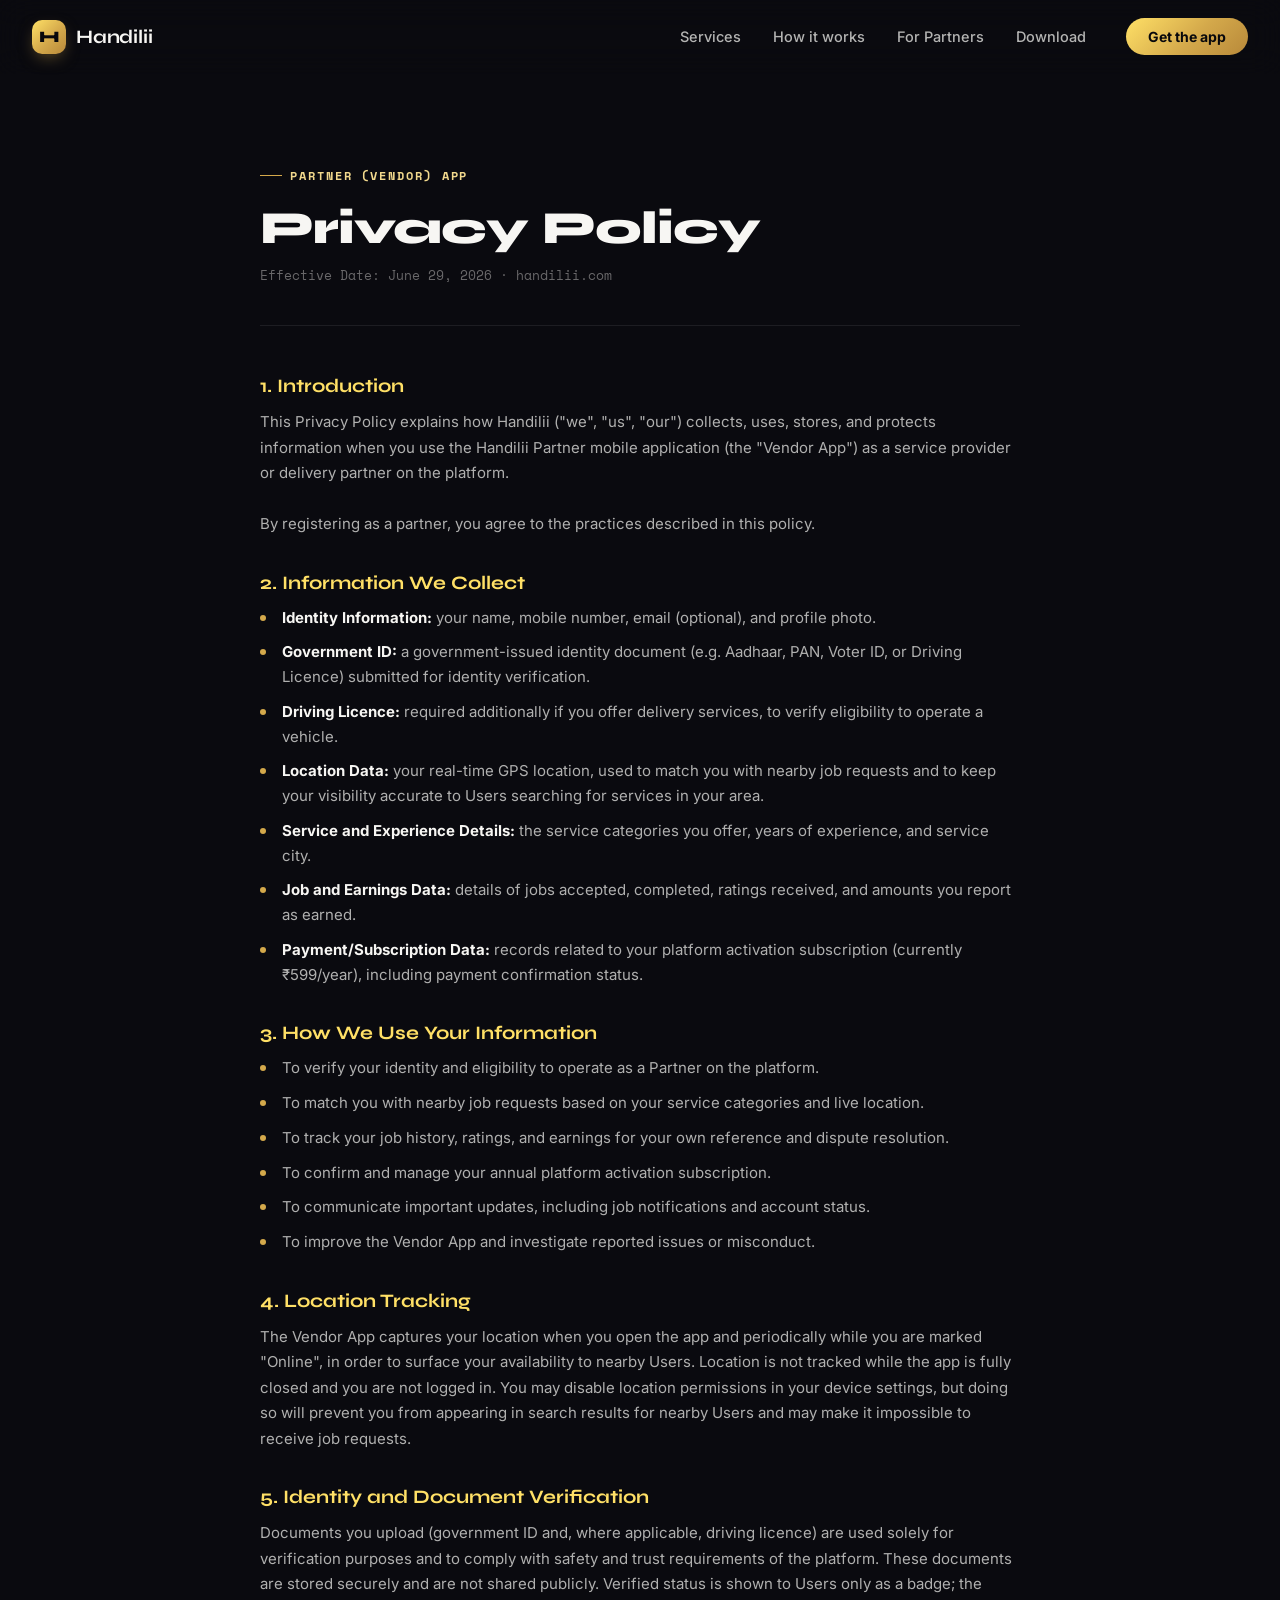
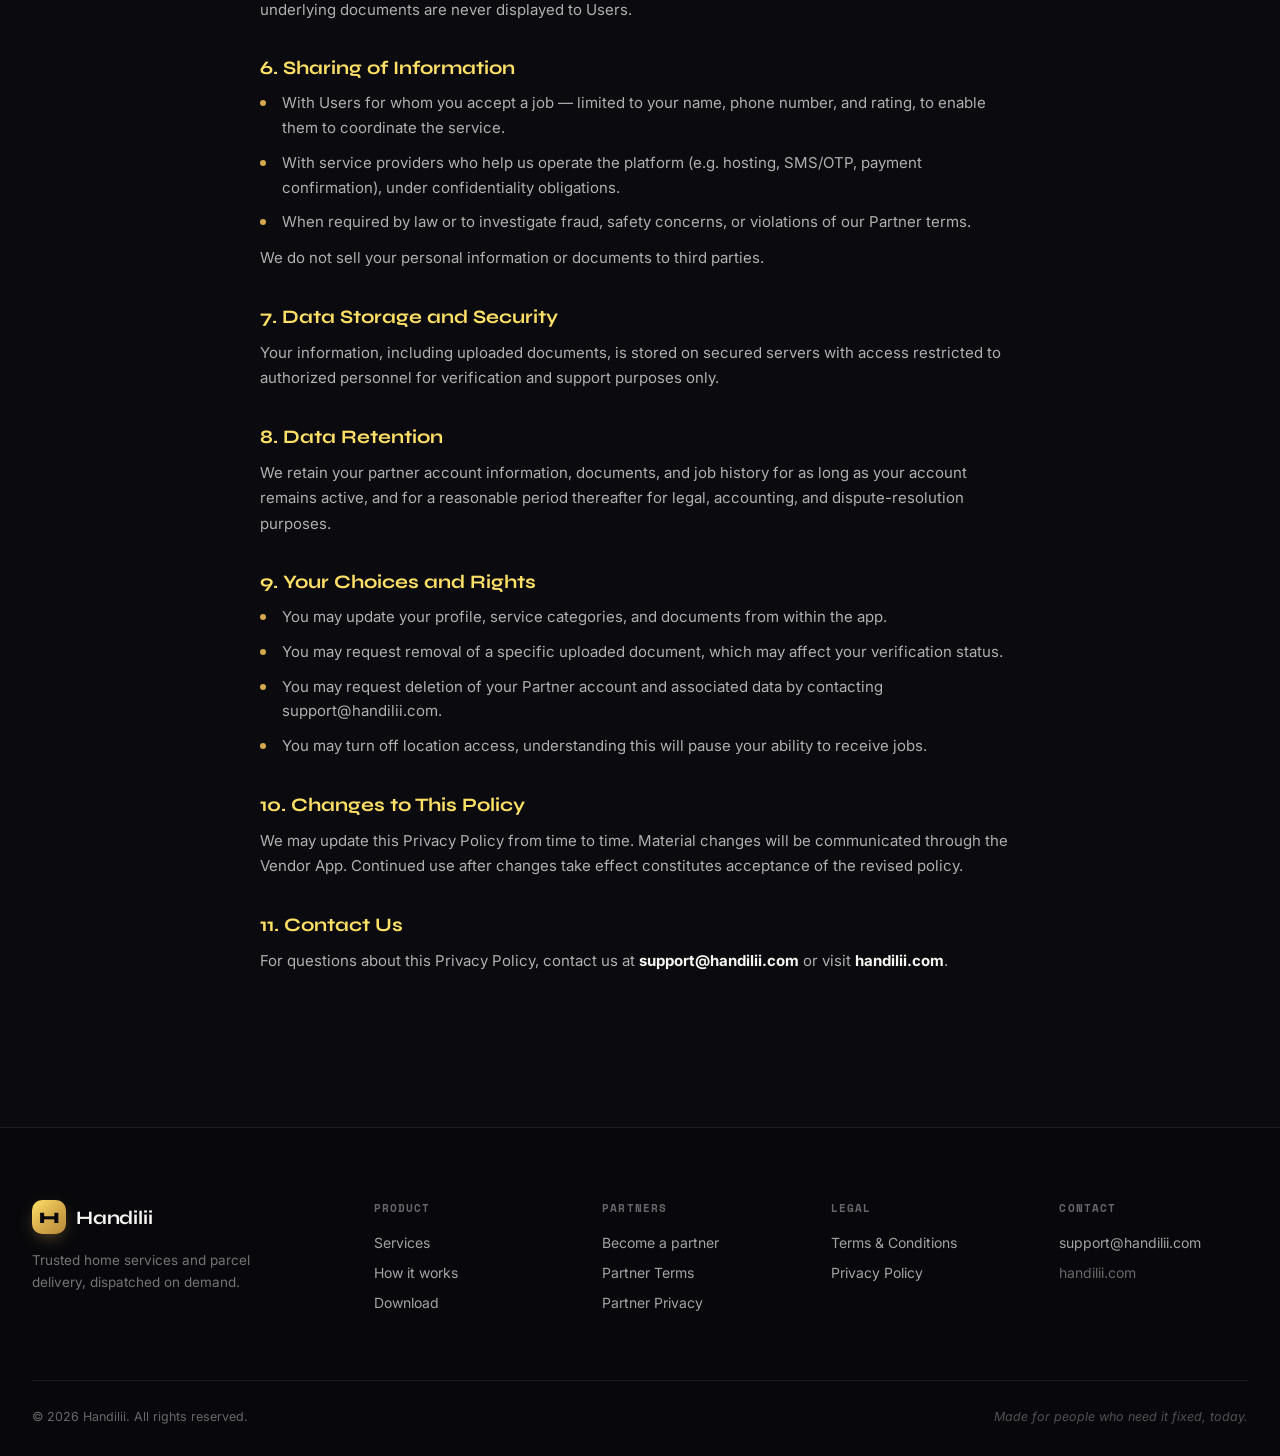
<file: vendor-privacy.html>
<!doctype html>
<html lang="en">
<head>
<meta charset="UTF-8" />
<meta name="viewport" content="width=device-width, initial-scale=1.0" />
<title>Privacy Policy — Handilii</title>
<link rel="preconnect" href="https://fonts.googleapis.com">
<link rel="preconnect" href="https://fonts.gstatic.com" crossorigin>
<link href="https://fonts.googleapis.com/css2?family=Syne:wght@600;700;800&family=Inter:wght@400;500;600;700;800&family=Space+Mono:wght@400;700&display=swap" rel="stylesheet">
<link rel="stylesheet" href="style.css" />
</head>
<body>

<header class="nav" id="nav">
  <div class="nav-inner">
    <a href="index.html" class="nav-brand">
      <span class="brand-mark">H</span>
      <span class="brand-word">Handilii</span>
    </a>
    <nav class="nav-links">
      <a href="services.html">Services</a>
      <a href="index.html#how">How it works</a>
      <a href="partners.html">For Partners</a>
      <a href="download.html">Download</a>
    </nav>
    <a href="download.html" class="nav-cta">Get the app</a>
    <button class="nav-burger" id="navBurger" aria-label="Toggle menu">
      <span></span><span></span><span></span>
    </button>
  </div>
</header>

<section class="legal-page">
  <div class="legal-inner">
    <span class="eyebrow">Partner (Vendor) App</span>
    <h1 class="legal-title">Privacy Policy</h1>
    <p class="legal-meta">Effective Date: June 29, 2026 &middot; handilii.com</p>

    <div class="legal-section">
      <h2>1. Introduction</h2>
      <p>This Privacy Policy explains how Handilii ("we", "us", "our") collects, uses, stores, and protects information when you use the Handilii Partner mobile application (the "Vendor App") as a service provider or delivery partner on the platform.<br><br>By registering as a partner, you agree to the practices described in this policy.</p>
    </div>
    <div class="legal-section">
      <h2>2. Information We Collect</h2>
      <ul><li><strong>Identity Information:</strong> your name, mobile number, email (optional), and profile photo.</li><li><strong>Government ID:</strong> a government-issued identity document (e.g. Aadhaar, PAN, Voter ID, or Driving Licence) submitted for identity verification.</li><li><strong>Driving Licence:</strong> required additionally if you offer delivery services, to verify eligibility to operate a vehicle.</li><li><strong>Location Data:</strong> your real-time GPS location, used to match you with nearby job requests and to keep your visibility accurate to Users searching for services in your area.</li><li><strong>Service and Experience Details:</strong> the service categories you offer, years of experience, and service city.</li><li><strong>Job and Earnings Data:</strong> details of jobs accepted, completed, ratings received, and amounts you report as earned.</li><li><strong>Payment/Subscription Data:</strong> records related to your platform activation subscription (currently &#8377;599/year), including payment confirmation status.</li></ul>
    </div>
    <div class="legal-section">
      <h2>3. How We Use Your Information</h2>
      <ul><li>To verify your identity and eligibility to operate as a Partner on the platform.</li><li>To match you with nearby job requests based on your service categories and live location.</li><li>To track your job history, ratings, and earnings for your own reference and dispute resolution.</li><li>To confirm and manage your annual platform activation subscription.</li><li>To communicate important updates, including job notifications and account status.</li><li>To improve the Vendor App and investigate reported issues or misconduct.</li></ul>
    </div>
    <div class="legal-section">
      <h2>4. Location Tracking</h2>
      <p>The Vendor App captures your location when you open the app and periodically while you are marked "Online", in order to surface your availability to nearby Users. Location is not tracked while the app is fully closed and you are not logged in. You may disable location permissions in your device settings, but doing so will prevent you from appearing in search results for nearby Users and may make it impossible to receive job requests.</p>
    </div>
    <div class="legal-section">
      <h2>5. Identity and Document Verification</h2>
      <p>Documents you upload (government ID and, where applicable, driving licence) are used solely for verification purposes and to comply with safety and trust requirements of the platform. These documents are stored securely and are not shared publicly. Verified status is shown to Users only as a badge; the underlying documents are never displayed to Users.</p>
    </div>
    <div class="legal-section">
      <h2>6. Sharing of Information</h2>
      <ul><li>With Users for whom you accept a job — limited to your name, phone number, and rating, to enable them to coordinate the service.</li><li>With service providers who help us operate the platform (e.g. hosting, SMS/OTP, payment confirmation), under confidentiality obligations.</li><li>When required by law or to investigate fraud, safety concerns, or violations of our Partner terms.</li></ul><p>We do not sell your personal information or documents to third parties.</p>
    </div>
    <div class="legal-section">
      <h2>7. Data Storage and Security</h2>
      <p>Your information, including uploaded documents, is stored on secured servers with access restricted to authorized personnel for verification and support purposes only.</p>
    </div>
    <div class="legal-section">
      <h2>8. Data Retention</h2>
      <p>We retain your partner account information, documents, and job history for as long as your account remains active, and for a reasonable period thereafter for legal, accounting, and dispute-resolution purposes.</p>
    </div>
    <div class="legal-section">
      <h2>9. Your Choices and Rights</h2>
      <ul><li>You may update your profile, service categories, and documents from within the app.</li><li>You may request removal of a specific uploaded document, which may affect your verification status.</li><li>You may request deletion of your Partner account and associated data by contacting support@handilii.com.</li><li>You may turn off location access, understanding this will pause your ability to receive jobs.</li></ul>
    </div>
    <div class="legal-section">
      <h2>10. Changes to This Policy</h2>
      <p>We may update this Privacy Policy from time to time. Material changes will be communicated through the Vendor App. Continued use after changes take effect constitutes acceptance of the revised policy.</p>
    </div>
    <div class="legal-section">
      <h2>11. Contact Us</h2>
      <p>For questions about this Privacy Policy, contact us at <strong>support@handilii.com</strong> or visit <strong>handilii.com</strong>.</p>
    </div>


  </div>
</section>

<footer class="footer">
  <div class="footer-inner">
    <div class="footer-top">
      <div class="footer-brand">
        <a href="index.html" class="nav-brand">
          <span class="brand-mark">H</span>
          <span class="brand-word">Handilii</span>
        </a>
        <p>Trusted home services and parcel delivery, dispatched on demand.</p>
      </div>
      <div class="footer-col">
        <h4>Product</h4>
        <a href="services.html">Services</a>
        <a href="index.html#how">How it works</a>
        <a href="download.html">Download</a>
      </div>
      <div class="footer-col">
        <h4>Partners</h4>
        <a href="partners.html">Become a partner</a>
        <a href="vendor-terms.html">Partner Terms</a>
        <a href="vendor-privacy.html">Partner Privacy</a>
      </div>
      <div class="footer-col">
        <h4>Legal</h4>
        <a href="user-terms.html">Terms &amp; Conditions</a>
        <a href="user-privacy.html">Privacy Policy</a>
      </div>
      <div class="footer-col">
        <h4>Contact</h4>
        <a href="mailto:support@handilii.com">support@handilii.com</a>
        <span class="footer-domain">handilii.com</span>
      </div>
    </div>
    <div class="footer-bottom">
      <span>© 2026 Handilii. All rights reserved.</span>
      <span class="footer-tag">Made for people who need it fixed, today.</span>
    </div>
  </div>
</footer>

<script src="script.js"></script>
</body>
</html>
</file>
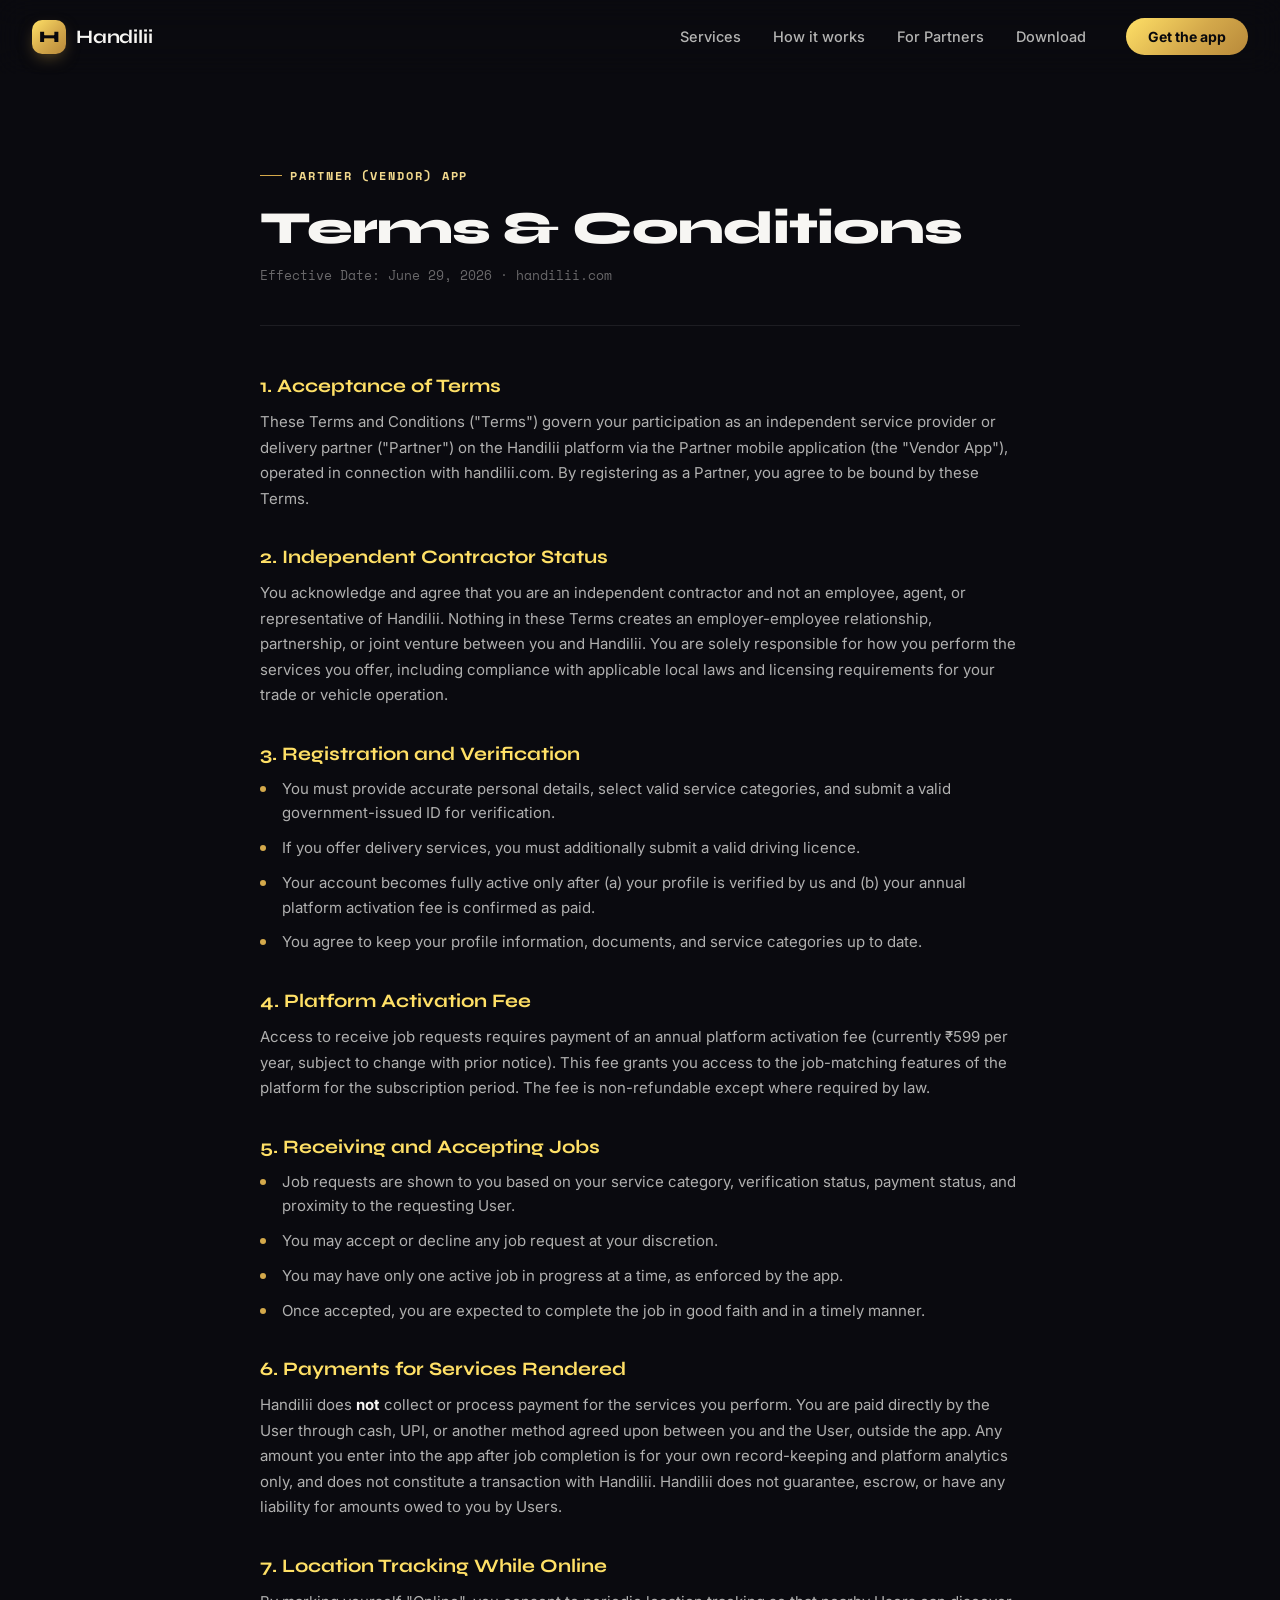
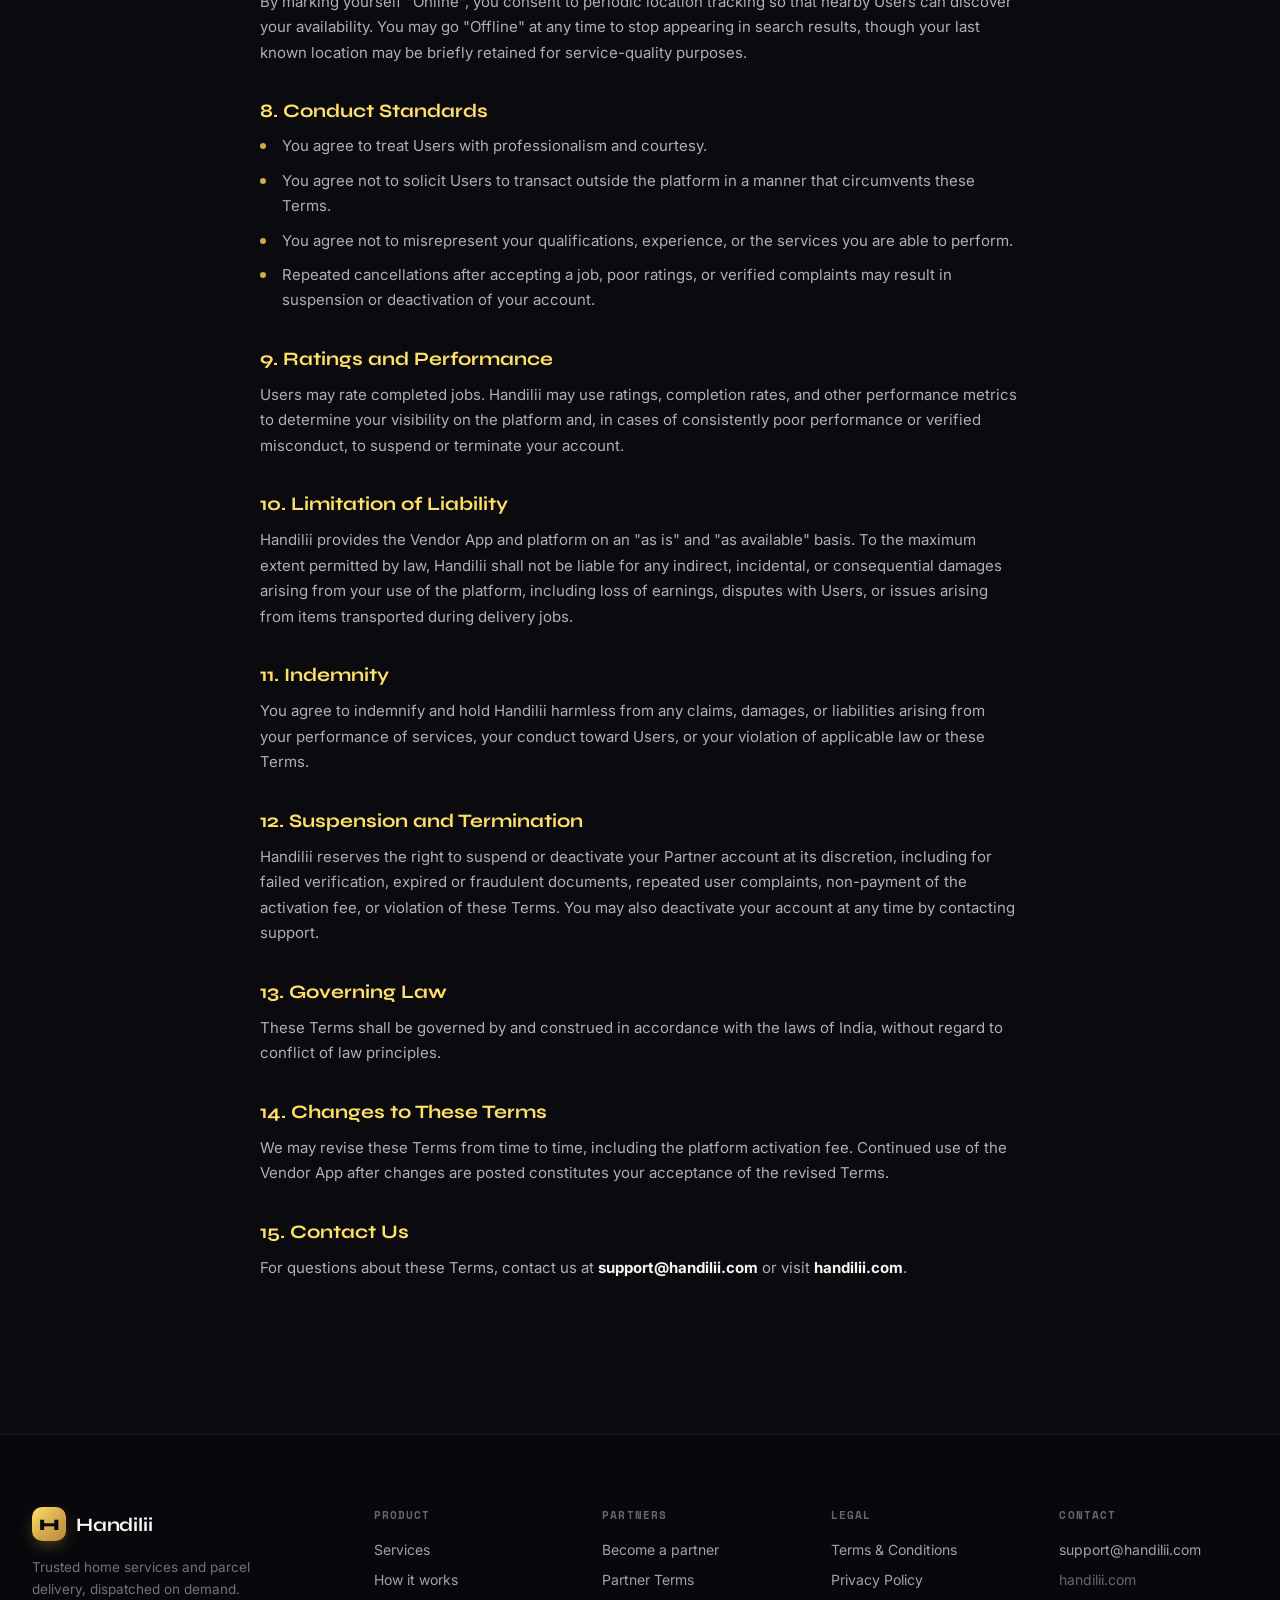
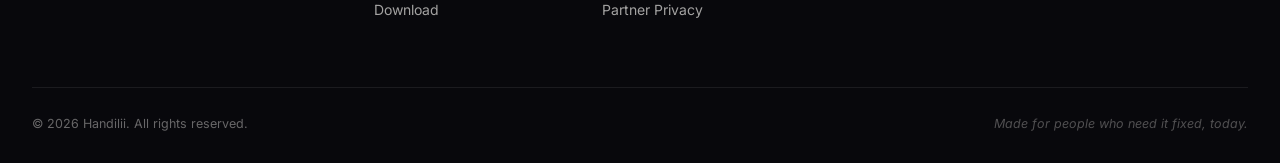
<file: vendor-terms.html>
<!doctype html>
<html lang="en">
<head>
<meta charset="UTF-8" />
<meta name="viewport" content="width=device-width, initial-scale=1.0" />
<title>Terms &amp; Conditions — Handilii</title>
<link rel="preconnect" href="https://fonts.googleapis.com">
<link rel="preconnect" href="https://fonts.gstatic.com" crossorigin>
<link href="https://fonts.googleapis.com/css2?family=Syne:wght@600;700;800&family=Inter:wght@400;500;600;700;800&family=Space+Mono:wght@400;700&display=swap" rel="stylesheet">
<link rel="stylesheet" href="style.css" />
</head>
<body>

<header class="nav" id="nav">
  <div class="nav-inner">
    <a href="index.html" class="nav-brand">
      <span class="brand-mark">H</span>
      <span class="brand-word">Handilii</span>
    </a>
    <nav class="nav-links">
      <a href="services.html">Services</a>
      <a href="index.html#how">How it works</a>
      <a href="partners.html">For Partners</a>
      <a href="download.html">Download</a>
    </nav>
    <a href="download.html" class="nav-cta">Get the app</a>
    <button class="nav-burger" id="navBurger" aria-label="Toggle menu">
      <span></span><span></span><span></span>
    </button>
  </div>
</header>

<section class="legal-page">
  <div class="legal-inner">
    <span class="eyebrow">Partner (Vendor) App</span>
    <h1 class="legal-title">Terms &amp; Conditions</h1>
    <p class="legal-meta">Effective Date: June 29, 2026 &middot; handilii.com</p>

    <div class="legal-section">
      <h2>1. Acceptance of Terms</h2>
      <p>These Terms and Conditions ("Terms") govern your participation as an independent service provider or delivery partner ("Partner") on the Handilii platform via the Partner mobile application (the "Vendor App"), operated in connection with handilii.com. By registering as a Partner, you agree to be bound by these Terms.</p>
    </div>
    <div class="legal-section">
      <h2>2. Independent Contractor Status</h2>
      <p>You acknowledge and agree that you are an independent contractor and not an employee, agent, or representative of Handilii. Nothing in these Terms creates an employer-employee relationship, partnership, or joint venture between you and Handilii. You are solely responsible for how you perform the services you offer, including compliance with applicable local laws and licensing requirements for your trade or vehicle operation.</p>
    </div>
    <div class="legal-section">
      <h2>3. Registration and Verification</h2>
      <ul><li>You must provide accurate personal details, select valid service categories, and submit a valid government-issued ID for verification.</li><li>If you offer delivery services, you must additionally submit a valid driving licence.</li><li>Your account becomes fully active only after (a) your profile is verified by us and (b) your annual platform activation fee is confirmed as paid.</li><li>You agree to keep your profile information, documents, and service categories up to date.</li></ul>
    </div>
    <div class="legal-section">
      <h2>4. Platform Activation Fee</h2>
      <p>Access to receive job requests requires payment of an annual platform activation fee (currently &#8377;599 per year, subject to change with prior notice). This fee grants you access to the job-matching features of the platform for the subscription period. The fee is non-refundable except where required by law.</p>
    </div>
    <div class="legal-section">
      <h2>5. Receiving and Accepting Jobs</h2>
      <ul><li>Job requests are shown to you based on your service category, verification status, payment status, and proximity to the requesting User.</li><li>You may accept or decline any job request at your discretion.</li><li>You may have only one active job in progress at a time, as enforced by the app.</li><li>Once accepted, you are expected to complete the job in good faith and in a timely manner.</li></ul>
    </div>
    <div class="legal-section">
      <h2>6. Payments for Services Rendered</h2>
      <p>Handilii does <strong>not</strong> collect or process payment for the services you perform. You are paid directly by the User through cash, UPI, or another method agreed upon between you and the User, outside the app. Any amount you enter into the app after job completion is for your own record-keeping and platform analytics only, and does not constitute a transaction with Handilii. Handilii does not guarantee, escrow, or have any liability for amounts owed to you by Users.</p>
    </div>
    <div class="legal-section">
      <h2>7. Location Tracking While Online</h2>
      <p>By marking yourself "Online", you consent to periodic location tracking so that nearby Users can discover your availability. You may go "Offline" at any time to stop appearing in search results, though your last known location may be briefly retained for service-quality purposes.</p>
    </div>
    <div class="legal-section">
      <h2>8. Conduct Standards</h2>
      <ul><li>You agree to treat Users with professionalism and courtesy.</li><li>You agree not to solicit Users to transact outside the platform in a manner that circumvents these Terms.</li><li>You agree not to misrepresent your qualifications, experience, or the services you are able to perform.</li><li>Repeated cancellations after accepting a job, poor ratings, or verified complaints may result in suspension or deactivation of your account.</li></ul>
    </div>
    <div class="legal-section">
      <h2>9. Ratings and Performance</h2>
      <p>Users may rate completed jobs. Handilii may use ratings, completion rates, and other performance metrics to determine your visibility on the platform and, in cases of consistently poor performance or verified misconduct, to suspend or terminate your account.</p>
    </div>
    <div class="legal-section">
      <h2>10. Limitation of Liability</h2>
      <p>Handilii provides the Vendor App and platform on an "as is" and "as available" basis. To the maximum extent permitted by law, Handilii shall not be liable for any indirect, incidental, or consequential damages arising from your use of the platform, including loss of earnings, disputes with Users, or issues arising from items transported during delivery jobs.</p>
    </div>
    <div class="legal-section">
      <h2>11. Indemnity</h2>
      <p>You agree to indemnify and hold Handilii harmless from any claims, damages, or liabilities arising from your performance of services, your conduct toward Users, or your violation of applicable law or these Terms.</p>
    </div>
    <div class="legal-section">
      <h2>12. Suspension and Termination</h2>
      <p>Handilii reserves the right to suspend or deactivate your Partner account at its discretion, including for failed verification, expired or fraudulent documents, repeated user complaints, non-payment of the activation fee, or violation of these Terms. You may also deactivate your account at any time by contacting support.</p>
    </div>
    <div class="legal-section">
      <h2>13. Governing Law</h2>
      <p>These Terms shall be governed by and construed in accordance with the laws of India, without regard to conflict of law principles.</p>
    </div>
    <div class="legal-section">
      <h2>14. Changes to These Terms</h2>
      <p>We may revise these Terms from time to time, including the platform activation fee. Continued use of the Vendor App after changes are posted constitutes your acceptance of the revised Terms.</p>
    </div>
    <div class="legal-section">
      <h2>15. Contact Us</h2>
      <p>For questions about these Terms, contact us at <strong>support@handilii.com</strong> or visit <strong>handilii.com</strong>.</p>
    </div>


  </div>
</section>

<footer class="footer">
  <div class="footer-inner">
    <div class="footer-top">
      <div class="footer-brand">
        <a href="index.html" class="nav-brand">
          <span class="brand-mark">H</span>
          <span class="brand-word">Handilii</span>
        </a>
        <p>Trusted home services and parcel delivery, dispatched on demand.</p>
      </div>
      <div class="footer-col">
        <h4>Product</h4>
        <a href="services.html">Services</a>
        <a href="index.html#how">How it works</a>
        <a href="download.html">Download</a>
      </div>
      <div class="footer-col">
        <h4>Partners</h4>
        <a href="partners.html">Become a partner</a>
        <a href="vendor-terms.html">Partner Terms</a>
        <a href="vendor-privacy.html">Partner Privacy</a>
      </div>
      <div class="footer-col">
        <h4>Legal</h4>
        <a href="user-terms.html">Terms &amp; Conditions</a>
        <a href="user-privacy.html">Privacy Policy</a>
      </div>
      <div class="footer-col">
        <h4>Contact</h4>
        <a href="mailto:support@handilii.com">support@handilii.com</a>
        <span class="footer-domain">handilii.com</span>
      </div>
    </div>
    <div class="footer-bottom">
      <span>© 2026 Handilii. All rights reserved.</span>
      <span class="footer-tag">Made for people who need it fixed, today.</span>
    </div>
  </div>
</footer>

<script src="script.js"></script>
</body>
</html>
</file>
<file: style.css>
/* ═══════════════════════════════════════════════════════════════════
   TOKENS
═══════════════════════════════════════════════════════════════════ */
:root {
  --ink-950: #08080C;
  --ink-900: #0A0A0F;
  --ink-850: #13131D;
  --ink-800: #181826;
  --ink-700: #212133;
  --ink-line: rgba(255,255,255,0.08);

  --paper: #F7F6F3;
  --paper-dim: #EDEAE2;
  --stone-600: #6B6B6B;
  --stone-800: #2A2A2A;

  --gold-300: #FFE066;
  --gold-400: #F2D98D;
  --gold-500: #D4A94B;
  --gold-600: #B8893A;
  --gold-gradient: linear-gradient(135deg, var(--gold-300) 0%, var(--gold-500) 55%, var(--gold-600) 100%);

  --font-display: 'Syne', system-ui, sans-serif;
  --font-body: 'Inter', system-ui, sans-serif;
  --font-mono: 'Space Mono', monospace;

  --ease: cubic-bezier(0.22, 1, 0.36, 1);
}

* { margin: 0; padding: 0; box-sizing: border-box; }

html { scroll-behavior: smooth; }

body {
  font-family: var(--font-body);
  background: var(--ink-900);
  color: var(--paper);
  -webkit-font-smoothing: antialiased;
  overflow-x: hidden;
}

a { text-decoration: none; color: inherit; }
ul { list-style: none; }
img, svg { display: block; max-width: 100%; }

::selection { background: var(--gold-500); color: var(--ink-950); }

:focus-visible {
  outline: 2px solid var(--gold-400);
  outline-offset: 3px;
}

@media (prefers-reduced-motion: reduce) {
  *, *::before, *::after {
    animation-duration: 0.01ms !important;
    animation-iteration-count: 1 !important;
    transition-duration: 0.01ms !important;
    scroll-behavior: auto !important;
  }
}

.gold-text {
  background: var(--gold-gradient);
  -webkit-background-clip: text;
  background-clip: text;
  -webkit-text-fill-color: transparent;
}

.eyebrow {
  display: inline-flex;
  align-items: center;
  gap: 8px;
  font-family: var(--font-mono);
  font-size: 12px;
  font-weight: 700;
  letter-spacing: 0.16em;
  text-transform: uppercase;
  color: var(--gold-400);
  margin-bottom: 18px;
}
.eyebrow::before {
  content: '';
  width: 22px;
  height: 1px;
  background: var(--gold-500);
}
.eyebrow-dark { color: var(--gold-600); }
.eyebrow-dark::before { background: var(--gold-600); }

/* ═══════════════════════════════════════════════════════════════════
   BUTTONS
═══════════════════════════════════════════════════════════════════ */
.btn {
  display: inline-flex;
  align-items: center;
  gap: 10px;
  padding: 16px 28px;
  border-radius: 100px;
  font-family: var(--font-body);
  font-size: 15px;
  font-weight: 700;
  letter-spacing: -0.01em;
  transition: transform 0.35s var(--ease), box-shadow 0.35s var(--ease), background 0.3s;
  cursor: pointer;
  border: none;
  white-space: nowrap;
}
.btn svg { transition: transform 0.3s var(--ease); }
.btn:hover svg { transform: translateX(3px); }

.btn-gold {
  background: var(--gold-gradient);
  color: var(--ink-950);
  box-shadow: 0 1px 0 rgba(255,255,255,0.4) inset, 0 14px 32px -12px rgba(212,169,75,0.55);
}
.btn-gold:hover {
  transform: translateY(-2px);
  box-shadow: 0 1px 0 rgba(255,255,255,0.5) inset, 0 18px 40px -10px rgba(212,169,75,0.7);
}

.btn-ghost {
  background: transparent;
  color: var(--paper);
  border: 1.5px solid rgba(255,255,255,0.18);
}
.btn-ghost:hover {
  border-color: var(--gold-400);
  color: var(--gold-300);
  transform: translateY(-2px);
}

/* ═══════════════════════════════════════════════════════════════════
   NAV
═══════════════════════════════════════════════════════════════════ */
.nav {
  position: fixed;
  top: 0; left: 0; right: 0;
  z-index: 100;
  background: rgba(10,10,15,0.5);
  backdrop-filter: blur(16px) saturate(140%);
  -webkit-backdrop-filter: blur(16px) saturate(140%);
  border-bottom: 1px solid transparent;
  transition: background 0.4s, border-color 0.4s;
}
.nav.scrolled {
  background: rgba(10,10,15,0.86);
  border-bottom-color: var(--ink-line);
}

.nav-inner {
  max-width: 1280px;
  margin: 0 auto;
  padding: 18px 32px;
  display: flex;
  align-items: center;
  gap: 40px;
}

.nav-brand {
  display: flex;
  align-items: center;
  gap: 10px;
  margin-right: auto;
}
.brand-mark {
  width: 34px; height: 34px;
  border-radius: 10px;
  background: var(--gold-gradient);
  display: flex; align-items: center; justify-content: center;
  font-family: var(--font-display);
  font-weight: 800;
  font-size: 16px;
  color: var(--ink-950);
  box-shadow: 0 6px 18px -6px rgba(212,169,75,0.6);
}
.brand-word {
  font-family: var(--font-display);
  font-weight: 700;
  font-size: 19px;
  letter-spacing: -0.01em;
}

.nav-links {
  display: flex;
  gap: 32px;
}
.nav-links a {
  font-size: 14.5px;
  font-weight: 500;
  color: rgba(247,246,243,0.72);
  transition: color 0.25s;
  position: relative;
}
.nav-links a:hover { color: var(--paper); }
.nav-links a.active { color: var(--gold-300); }
.nav-links a.active::after { width: 100%; }
.nav-links a::after {
  content: '';
  position: absolute;
  left: 0; bottom: -6px;
  width: 0; height: 1px;
  background: var(--gold-400);
  transition: width 0.3s var(--ease);
}
.nav-links a:hover::after { width: 100%; }

.nav-cta {
  padding: 10px 22px;
  border-radius: 100px;
  background: var(--gold-gradient);
  color: var(--ink-950);
  font-size: 14px;
  font-weight: 700;
  transition: transform 0.3s var(--ease), box-shadow 0.3s var(--ease);
}
.nav-cta:hover {
  transform: translateY(-1px);
  box-shadow: 0 10px 24px -8px rgba(212,169,75,0.6);
}

.nav-burger {
  display: none;
  flex-direction: column;
  gap: 5px;
  background: none;
  border: none;
  cursor: pointer;
  padding: 6px;
}
.nav-burger span {
  width: 22px; height: 1.5px;
  background: var(--paper);
  transition: all 0.3s var(--ease);
}

/* ═══════════════════════════════════════════════════════════════════
   HERO
═══════════════════════════════════════════════════════════════════ */
.hero {
  position: relative;
  min-height: 100vh;
  display: flex;
  align-items: center;
  padding: 140px 32px 100px;
  overflow: hidden;
  background:
    radial-gradient(ellipse 900px 600px at 18% -10%, rgba(212,169,75,0.16), transparent 60%),
    radial-gradient(ellipse 700px 500px at 100% 30%, rgba(212,169,75,0.10), transparent 55%),
    linear-gradient(180deg, var(--ink-950) 0%, var(--ink-900) 100%);
}

.hero-bg {
  position: absolute;
  inset: 0;
  background-size: cover;
  background-position: center;
  opacity: 0.22;
  filter: grayscale(40%) contrast(1.1);
  -webkit-mask-image: linear-gradient(100deg, transparent 0%, transparent 38%, black 78%);
  mask-image: linear-gradient(100deg, transparent 0%, transparent 38%, black 78%);
  pointer-events: none;
}

/* Centered variant — for symmetric sections (page-hero, vendors, download) */
.page-hero .hero-bg,
.vendors .hero-bg,
.download .hero-bg {
  opacity: 0.16;
  -webkit-mask-image: radial-gradient(ellipse 70% 60% at 50% 40%, black 0%, transparent 75%);
  mask-image: radial-gradient(ellipse 70% 60% at 50% 40%, black 0%, transparent 75%);
}

.hero-glow {
  position: absolute;
  top: -20%; right: -10%;
  width: 720px; height: 720px;
  background: radial-gradient(circle, rgba(212,169,75,0.18) 0%, transparent 70%);
  filter: blur(20px);
  pointer-events: none;
}

.hero-grain {
  position: absolute;
  inset: 0;
  opacity: 0.035;
  background-image: url("data:image/svg+xml,%3Csvg xmlns='http://www.w3.org/2000/svg' width='120' height='120'%3E%3Cfilter id='n'%3E%3CfeTurbulence type='fractalNoise' baseFrequency='0.9' numOctaves='2' stitchTiles='stitch'/%3E%3C/filter%3E%3Crect width='100%25' height='100%25' filter='url(%23n)'/%3E%3C/svg%3E");
  pointer-events: none;
  mix-blend-mode: overlay;
}

.hero-inner {
  position: relative;
  z-index: 2;
  max-width: 700px;
}

.hero-eyebrow-row { margin-bottom: 28px; }
.eyebrow-chip {
  display: inline-flex;
  align-items: center;
  gap: 8px;
  padding: 8px 16px;
  border-radius: 100px;
  background: rgba(212,169,75,0.10);
  border: 1px solid rgba(212,169,75,0.28);
  font-family: var(--font-mono);
  font-size: 12px;
  font-weight: 700;
  letter-spacing: 0.06em;
  color: var(--gold-300);
}
.eyebrow-chip .dot {
  width: 7px; height: 7px;
  border-radius: 50%;
  background: #22C55E;
  box-shadow: 0 0 0 3px rgba(34,197,94,0.2);
  animation: pulse-dot 2s ease-in-out infinite;
}
@keyframes pulse-dot {
  0%, 100% { opacity: 1; }
  50% { opacity: 0.4; }
}

.hero-title {
  font-family: var(--font-display);
  font-size: clamp(46px, 6.4vw, 84px);
  font-weight: 800;
  line-height: 0.98;
  letter-spacing: -0.025em;
  margin-bottom: 28px;
}
.hero-title .line { display: block; }
.hero-title .gold-line {
  background: var(--gold-gradient);
  -webkit-background-clip: text;
  background-clip: text;
  -webkit-text-fill-color: transparent;
}

.hero-sub {
  font-size: 18px;
  line-height: 1.6;
  color: rgba(247,246,243,0.68);
  max-width: 520px;
  margin-bottom: 40px;
}

.hero-actions {
  display: flex;
  gap: 16px;
  margin-bottom: 64px;
  flex-wrap: wrap;
}

.hero-stats {
  display: flex;
  align-items: center;
  gap: 28px;
  flex-wrap: wrap;
}
.stat { display: flex; flex-direction: column; gap: 4px; }
.stat-num {
  font-family: var(--font-display);
  font-size: 24px;
  font-weight: 700;
  color: var(--paper);
}
.stat-label {
  font-size: 12.5px;
  color: rgba(247,246,243,0.5);
  letter-spacing: 0.01em;
}
.stat-divider {
  width: 1px; height: 32px;
  background: var(--ink-line);
}

/* Signature element: service ticket stamp */
.ticket-stamp {
  position: absolute;
  right: 8%;
  top: 50%;
  transform: translateY(-50%) rotate(6deg);
  z-index: 3;
  animation: float-ticket 6s ease-in-out infinite;
  filter: drop-shadow(0 30px 60px rgba(0,0,0,0.5));
}
@keyframes float-ticket {
  0%, 100% { transform: translateY(-50%) rotate(6deg); }
  50% { transform: translateY(-54%) rotate(4deg); }
}

.ticket {
  width: 260px;
  background: linear-gradient(160deg, #1C1C28 0%, #121219 100%);
  border: 1px solid rgba(212,169,75,0.25);
  border-radius: 16px;
  padding: 24px 22px 30px;
  position: relative;
  box-shadow: 0 1px 0 rgba(255,255,255,0.06) inset;
}
.ticket::before {
  content: '';
  position: absolute;
  top: 14px; right: 14px;
  width: 38px; height: 38px;
  border-radius: 50%;
  border: 2px solid rgba(212,169,75,0.35);
  background: conic-gradient(from 90deg, transparent 0deg 270deg, var(--gold-400) 270deg 360deg);
}
.ticket-row {
  display: flex;
  justify-content: space-between;
  align-items: baseline;
  margin-bottom: 14px;
}
.ticket-label {
  font-family: var(--font-mono);
  font-size: 10.5px;
  letter-spacing: 0.12em;
  color: rgba(247,246,243,0.4);
}
.ticket-val {
  font-family: var(--font-mono);
  font-size: 13px;
  font-weight: 700;
  color: var(--paper);
}
.ticket-status {
  color: var(--gold-300);
}
.ticket-divider {
  height: 1px;
  background: repeating-linear-gradient(90deg, rgba(255,255,255,0.14) 0 6px, transparent 6px 11px);
  margin: 4px 0 16px;
}
.ticket-stub-edge {
  position: absolute;
  bottom: -1px; left: 0; right: 0;
  height: 14px;
  background-image: radial-gradient(circle at 12px 0, transparent 7px, var(--ink-900) 7.5px);
  background-size: 24px 14px;
  background-repeat: repeat-x;
}

/* ═══════════════════════════════════════════════════════════════════
   SECTION HEADS
═══════════════════════════════════════════════════════════════════ */
.section-head {
  max-width: 640px;
  margin: 0 auto 64px;
  padding: 0 32px;
  text-align: center;
}
.section-head h2 {
  font-family: var(--font-display);
  font-size: clamp(32px, 4.2vw, 48px);
  font-weight: 700;
  line-height: 1.08;
  letter-spacing: -0.02em;
}
.section-head-light h2.dark-heading { color: var(--ink-950); }

/* ═══════════════════════════════════════════════════════════════════
   SERVICES
═══════════════════════════════════════════════════════════════════ */
.services {
  padding: 130px 32px;
  background: var(--ink-900);
  position: relative;
}

.services-grid {
  max-width: 1180px;
  margin: 0 auto;
  display: grid;
  grid-template-columns: repeat(3, 1fr);
  gap: 16px;
}

.service-card {
  position: relative;
  min-height: 280px;
  padding: 28px;
  border-radius: 20px;
  display: flex;
  flex-direction: column;
  justify-content: flex-end;
  overflow: hidden;
  isolation: isolate;
  transition: transform 0.45s var(--ease);
}
.service-card:hover {
  transform: scale(1.015);
}
.service-card-more {
  background: linear-gradient(160deg, var(--ink-850), var(--ink-900));
  align-items: flex-start;
  justify-content: center;
}

.service-photo {
  position: absolute;
  inset: 0;
  z-index: -2;
  background-size: cover;
  background-position: center;
  filter: grayscale(25%) contrast(1.05) brightness(0.62);
  transform: scale(1.05);
  transition: transform 0.6s var(--ease), filter 0.6s var(--ease);
}
.service-card:hover .service-photo {
  transform: scale(1.12);
  filter: grayscale(10%) contrast(1.08) brightness(0.7);
}

.service-card::before {
  content: '';
  position: absolute;
  inset: 0;
  z-index: -1;
  background: linear-gradient(180deg, rgba(10,10,15,0.15) 0%, rgba(10,10,15,0.55) 55%, rgba(10,10,15,0.92) 100%);
  transition: background 0.4s;
}
.service-card:hover::before {
  background: linear-gradient(180deg, rgba(10,10,15,0.1) 0%, rgba(10,10,15,0.45) 50%, rgba(10,10,15,0.88) 100%);
}

.service-icon {
  width: 44px; height: 44px;
  border-radius: 12px;
  background: rgba(255,255,255,0.08);
  backdrop-filter: blur(8px);
  -webkit-backdrop-filter: blur(8px);
  border: 1px solid rgba(212,169,75,0.35);
  display: flex; align-items: center; justify-content: center;
  color: var(--gold-300);
  margin-bottom: 16px;
  transition: transform 0.4s var(--ease);
}
.service-icon svg { width: 20px; height: 20px; }
.service-card:hover .service-icon { transform: scale(1.08) rotate(-4deg); }

.service-card h3 {
  font-family: var(--font-display);
  font-size: 19px;
  font-weight: 700;
  margin-bottom: 6px;
  color: var(--paper);
}
.service-card p {
  font-size: 13.5px;
  color: rgba(247,246,243,0.72);
  line-height: 1.5;
}

/* ═══════════════════════════════════════════════════════════════════
   HOW IT WORKS — light section
═══════════════════════════════════════════════════════════════════ */
.how {
  background: var(--paper);
  color: var(--ink-950);
  padding: 130px 32px 150px;
  position: relative;
}

.how-steps {
  max-width: 760px;
  margin: 0 auto;
  position: relative;
  padding-left: 8px;
}

.how-line {
  position: absolute;
  left: 39px;
  top: 12px;
  bottom: 40px;
  width: 1.5px;
  background: linear-gradient(180deg, var(--gold-500), rgba(212,169,75,0.15));
}

.how-step {
  display: flex;
  gap: 32px;
  position: relative;
  padding-bottom: 64px;
}
.how-step:last-child { padding-bottom: 0; }

.how-num {
  flex-shrink: 0;
  width: 80px; height: 80px;
  border-radius: 50%;
  background: var(--ink-950);
  color: var(--gold-300);
  display: flex; align-items: center; justify-content: center;
  font-family: var(--font-display);
  font-size: 22px;
  font-weight: 700;
  position: relative;
  z-index: 2;
  box-shadow: 0 14px 30px -12px rgba(0,0,0,0.3);
}

.how-content { padding-top: 16px; }
.how-content h3 {
  font-family: var(--font-display);
  font-size: 23px;
  font-weight: 700;
  margin-bottom: 8px;
  letter-spacing: -0.01em;
}
.how-content p {
  font-size: 15.5px;
  line-height: 1.6;
  color: var(--stone-600);
  max-width: 440px;
}

/* ═══════════════════════════════════════════════════════════════════
   VENDORS
═══════════════════════════════════════════════════════════════════ */
.vendors {
  background: var(--ink-900);
  padding: 140px 32px;
  position: relative;
  overflow: hidden;
}

.vendors-inner {
  position: relative;
  z-index: 1;
  max-width: 1180px;
  margin: 0 auto;
  display: grid;
  grid-template-columns: 1.1fr 0.9fr;
  gap: 80px;
  align-items: center;
}

.vendors-copy h2 {
  font-family: var(--font-display);
  font-size: clamp(34px, 4.6vw, 54px);
  font-weight: 700;
  line-height: 1.06;
  letter-spacing: -0.02em;
  margin-bottom: 26px;
}

.vendors-sub {
  font-size: 16.5px;
  line-height: 1.65;
  color: rgba(247,246,243,0.62);
  max-width: 480px;
  margin-bottom: 38px;
}

.vendors-list {
  display: flex;
  flex-direction: column;
  gap: 22px;
  margin-bottom: 44px;
}
.vendors-list li {
  display: flex;
  gap: 16px;
  align-items: flex-start;
}
.check {
  flex-shrink: 0;
  width: 26px; height: 26px;
  border-radius: 50%;
  background: rgba(212,169,75,0.14);
  color: var(--gold-300);
  display: flex; align-items: center; justify-content: center;
  font-size: 13px;
  font-weight: 700;
  margin-top: 2px;
}
.vendors-list strong {
  display: block;
  font-size: 15.5px;
  font-weight: 700;
  margin-bottom: 3px;
}
.vendors-list span {
  font-size: 14px;
  color: rgba(247,246,243,0.55);
  line-height: 1.5;
}

.vendors-visual {
  position: relative;
  display: flex;
  justify-content: center;
}

.vendor-glow {
  position: absolute;
  inset: -40px;
  background: radial-gradient(circle at 50% 50%, rgba(212,169,75,0.18), transparent 65%);
  filter: blur(10px);
  z-index: 0;
}

.vendor-card-mock {
  position: relative;
  z-index: 1;
  width: 320px;
  background: linear-gradient(165deg, #1A1A26 0%, #0F0F16 100%);
  border: 1px solid rgba(212,169,75,0.22);
  border-radius: 24px;
  padding: 32px;
  box-shadow: 0 40px 80px -24px rgba(0,0,0,0.6), 0 1px 0 rgba(255,255,255,0.06) inset;
  transform: perspective(900px) rotateY(-8deg) rotateX(3deg);
  transition: transform 0.6s var(--ease);
}
.vendor-card-mock:hover {
  transform: perspective(900px) rotateY(-3deg) rotateX(1deg);
}

.vcm-top {
  display: flex;
  justify-content: space-between;
  align-items: center;
  margin-bottom: 28px;
}
.vcm-status {
  display: flex;
  align-items: center;
  gap: 7px;
  font-family: var(--font-mono);
  font-size: 11.5px;
  font-weight: 700;
  color: #4ADE80;
  letter-spacing: 0.04em;
}
.vcm-dot {
  width: 7px; height: 7px;
  border-radius: 50%;
  background: #4ADE80;
  box-shadow: 0 0 8px #4ADE80;
}
.vcm-badge {
  font-family: var(--font-mono);
  font-size: 10.5px;
  font-weight: 700;
  letter-spacing: 0.06em;
  color: var(--gold-400);
  background: rgba(212,169,75,0.12);
  padding: 5px 11px;
  border-radius: 100px;
  border: 1px solid rgba(212,169,75,0.25);
}

.vcm-avatar {
  width: 52px; height: 52px;
  border-radius: 50%;
  background-size: cover;
  background-position: center;
  border: 2px solid rgba(212,169,75,0.4);
  margin-bottom: 14px;
}

.vcm-name {
  font-family: var(--font-display);
  font-size: 24px;
  font-weight: 700;
  margin-bottom: 4px;
}
.vcm-trade {
  font-size: 13.5px;
  color: rgba(247,246,243,0.5);
  margin-bottom: 30px;
}

.vcm-stats {
  display: flex;
  justify-content: space-between;
  border-top: 1px solid var(--ink-line);
  padding-top: 22px;
}
.vcm-stats div { display: flex; flex-direction: column; gap: 4px; }
.vcm-stats span {
  font-family: var(--font-display);
  font-size: 19px;
  font-weight: 700;
  color: var(--gold-300);
}
.vcm-stats small {
  font-size: 11px;
  color: rgba(247,246,243,0.45);
}

/* ═══════════════════════════════════════════════════════════════════
   DOWNLOAD
═══════════════════════════════════════════════════════════════════ */
.download {
  position: relative;
  padding: 150px 32px;
  background: linear-gradient(180deg, var(--ink-900) 0%, var(--ink-950) 100%);
  text-align: center;
  overflow: hidden;
}

.download-glow {
  position: absolute;
  top: 50%; left: 50%;
  transform: translate(-50%, -50%);
  width: 900px; height: 500px;
  background: radial-gradient(ellipse, rgba(212,169,75,0.14), transparent 65%);
  pointer-events: none;
}

.download-inner {
  position: relative;
  z-index: 1;
  max-width: 700px;
  margin: 0 auto;
}
.download-inner .eyebrow { justify-content: center; }
.download-inner h2 {
  font-family: var(--font-display);
  font-size: clamp(36px, 5vw, 58px);
  font-weight: 700;
  line-height: 1.05;
  letter-spacing: -0.02em;
  margin-bottom: 22px;
}
.download-inner p {
  font-size: 17px;
  color: rgba(247,246,243,0.6);
  margin-bottom: 56px;
}

.download-cards {
  display: grid;
  grid-template-columns: 1fr 1fr;
  gap: 24px;
  text-align: left;
}

.download-card {
  background: var(--ink-850);
  border: 1px solid var(--ink-line);
  border-radius: 20px;
  padding: 32px;
  transition: border-color 0.35s, transform 0.35s var(--ease);
  overflow: hidden;
  position: relative;
}
.download-card:hover {
  border-color: rgba(212,169,75,0.35);
  transform: translateY(-4px);
}

.dc-icon {
  width: 46px; height: 46px;
  border-radius: 13px;
  background: rgba(212,169,75,0.12);
  display: flex; align-items: center; justify-content: center;
  color: var(--gold-400);
  margin-bottom: 20px;
}
.dc-icon svg { width: 21px; height: 21px; }

.dc-photo {
  margin: -32px -32px 24px;
  height: 140px;
  background-size: cover;
  background-position: center;
  filter: grayscale(35%) brightness(0.7);
}

.download-card h3 {
  font-family: var(--font-display);
  font-size: 18px;
  font-weight: 700;
  margin-bottom: 6px;
}
.download-card p {
  font-size: 13.5px;
  color: rgba(247,246,243,0.55);
  margin-bottom: 22px;
}

.store-buttons {
  display: flex;
  gap: 10px;
}
.store-btn {
  flex: 1;
  text-align: center;
  padding: 11px 14px;
  border-radius: 10px;
  background: rgba(255,255,255,0.04);
  border: 1px solid var(--ink-line);
  font-size: 12.5px;
  font-weight: 600;
  transition: background 0.25s, border-color 0.25s;
}
.store-btn:hover {
  background: rgba(212,169,75,0.1);
  border-color: rgba(212,169,75,0.3);
  color: var(--gold-300);
}

/* ═══════════════════════════════════════════════════════════════════
   FOOTER
═══════════════════════════════════════════════════════════════════ */
.footer {
  background: var(--ink-950);
  border-top: 1px solid var(--ink-line);
  padding: 72px 32px 32px;
}

.footer-inner { max-width: 1280px; margin: 0 auto; }

.footer-top {
  display: grid;
  grid-template-columns: 1.6fr 1fr 1fr 1fr 1fr;
  gap: 40px;
  padding-bottom: 56px;
}

.footer-brand p {
  margin-top: 16px;
  font-size: 13.5px;
  color: rgba(247,246,243,0.45);
  line-height: 1.6;
  max-width: 240px;
}

.footer-col h4 {
  font-family: var(--font-mono);
  font-size: 11px;
  font-weight: 700;
  letter-spacing: 0.1em;
  text-transform: uppercase;
  color: rgba(247,246,243,0.4);
  margin-bottom: 18px;
}
.footer-col a, .footer-col span {
  display: block;
  font-size: 14px;
  color: rgba(247,246,243,0.65);
  margin-bottom: 13px;
  transition: color 0.25s;
}
.footer-col a:hover { color: var(--gold-300); }
.footer-domain { color: rgba(247,246,243,0.4) !important; }

.footer-bottom {
  display: flex;
  justify-content: space-between;
  align-items: center;
  padding-top: 28px;
  border-top: 1px solid var(--ink-line);
  font-size: 12.5px;
  color: rgba(247,246,243,0.4);
  flex-wrap: wrap;
  gap: 12px;
}

.footer-tag {
  color: rgba(247,246,243,0.3);
  font-style: italic;
}

.nav-burger.open span:nth-child(1) { transform: translateY(6.5px) rotate(45deg); }
.nav-burger.open span:nth-child(2) { opacity: 0; }
.nav-burger.open span:nth-child(3) { transform: translateY(-6.5px) rotate(-45deg); }

/* ═══════════════════════════════════════════════════════════════════
   SCROLL REVEAL
═══════════════════════════════════════════════════════════════════ */
.reveal {
  opacity: 0;
  transform: translateY(28px);
  transition: opacity 0.8s var(--ease), transform 0.8s var(--ease);
}
.reveal.is-visible {
  opacity: 1;
  transform: translateY(0);
}

/* ═══════════════════════════════════════════════════════════════════
   PAGE HERO — for sub-pages (Services, Download)
═══════════════════════════════════════════════════════════════════ */
.page-hero {
  position: relative;
  padding: 170px 32px 90px;
  overflow: hidden;
  background:
    radial-gradient(ellipse 800px 500px at 20% -10%, rgba(212,169,75,0.14), transparent 60%),
    linear-gradient(180deg, var(--ink-950) 0%, var(--ink-900) 100%);
  text-align: center;
}
.page-hero-inner {
  position: relative;
  z-index: 1;
  max-width: 640px;
  margin: 0 auto;
}
.page-hero-inner .eyebrow-chip { margin-bottom: 26px; }
.page-title {
  font-family: var(--font-display);
  font-size: clamp(40px, 5.6vw, 64px);
  font-weight: 800;
  line-height: 1.04;
  letter-spacing: -0.02em;
  margin-bottom: 22px;
}
.page-sub {
  font-size: 17px;
  line-height: 1.6;
  color: rgba(247,246,243,0.62);
}

/* Full services grid — 4 columns on desktop */
.services-full { padding-top: 90px; }
.services-grid-full {
  grid-template-columns: repeat(4, 1fr);
}
.service-card-wide {
  grid-column: span 2;
}
@media (max-width: 980px) {
  .services-grid-full { grid-template-columns: repeat(2, 1fr); }
  .service-card-wide { grid-column: span 2; }
}
@media (max-width: 640px) {
  .services-grid-full { grid-template-columns: 1fr; }
  .service-card-wide { grid-column: span 1; }
}

/* ═══════════════════════════════════════════════════════════════════
   MINI CTA STRIP — links between pages
═══════════════════════════════════════════════════════════════════ */
.mini-cta {
  background: var(--ink-850);
  border-top: 1px solid var(--ink-line);
  border-bottom: 1px solid var(--ink-line);
  padding: 56px 32px;
}
.mini-cta-gold {
  background: linear-gradient(135deg, rgba(212,169,75,0.08), rgba(212,169,75,0.02));
}
.mini-cta-inner {
  max-width: 1100px;
  margin: 0 auto;
  display: flex;
  align-items: center;
  justify-content: space-between;
  gap: 24px;
  flex-wrap: wrap;
}
.mini-cta-text h3 {
  font-family: var(--font-display);
  font-size: 22px;
  font-weight: 700;
  margin-bottom: 6px;
}
.mini-cta-text p {
  font-size: 14.5px;
  color: rgba(247,246,243,0.55);
}

/* ═══════════════════════════════════════════════════════════════════
   REASSURANCE STRIP — download page
═══════════════════════════════════════════════════════════════════ */
.reassure {
  background: var(--ink-950);
  padding: 100px 32px 130px;
  border-top: 1px solid var(--ink-line);
}
.reassure-inner {
  max-width: 1100px;
  margin: 0 auto;
  display: grid;
  grid-template-columns: repeat(3, 1fr);
  gap: 48px;
}
.reassure-item { text-align: left; }
.reassure-icon {
  width: 46px; height: 46px;
  border-radius: 13px;
  background: rgba(212,169,75,0.1);
  border: 1px solid rgba(212,169,75,0.2);
  display: flex; align-items: center; justify-content: center;
  color: var(--gold-400);
  margin-bottom: 18px;
}
.reassure-icon svg { width: 21px; height: 21px; }
.reassure-item h4 {
  font-family: var(--font-display);
  font-size: 17px;
  font-weight: 700;
  margin-bottom: 8px;
}
.reassure-item p {
  font-size: 14px;
  line-height: 1.55;
  color: rgba(247,246,243,0.5);
}
@media (max-width: 760px) {
  .reassure-inner { grid-template-columns: 1fr; gap: 36px; }
}

/* ═══════════════════════════════════════════════════════════════════
   LEGAL PAGES — Privacy Policy / Terms
═══════════════════════════════════════════════════════════════════ */
.legal-page {
  background: var(--ink-900);
  padding: 160px 32px 120px;
}
.legal-inner {
  max-width: 760px;
  margin: 0 auto;
}
.legal-inner .eyebrow { margin-bottom: 16px; }
.legal-title {
  font-family: var(--font-display);
  font-size: clamp(32px, 4.4vw, 46px);
  font-weight: 800;
  letter-spacing: -0.02em;
  margin-bottom: 10px;
}
.legal-meta {
  font-family: var(--font-mono);
  font-size: 12.5px;
  color: rgba(247,246,243,0.4);
  margin-bottom: 48px;
  padding-bottom: 40px;
  border-bottom: 1px solid var(--ink-line);
}

.legal-section { margin-bottom: 34px; }
.legal-section h2 {
  font-family: var(--font-display);
  font-size: 19px;
  font-weight: 700;
  color: var(--gold-300);
  margin-bottom: 12px;
}
.legal-section p {
  font-size: 15px;
  line-height: 1.7;
  color: rgba(247,246,243,0.7);
}
.legal-section ul {
  margin-top: 4px;
  padding-left: 0;
}
.legal-section li {
  list-style: none;
  position: relative;
  padding-left: 22px;
  font-size: 15px;
  line-height: 1.65;
  color: rgba(247,246,243,0.7);
  margin-bottom: 10px;
}
.legal-section li::before {
  content: '';
  position: absolute;
  left: 0; top: 9px;
  width: 6px; height: 6px;
  border-radius: 50%;
  background: var(--gold-500);
}
.legal-section strong { color: var(--paper); }

/* ═══════════════════════════════════════════════════════════════════
   RESPONSIVE
═══════════════════════════════════════════════════════════════════ */
@media (max-width: 980px) {
  .nav-links { display: none; }
  .nav-cta { display: none; }
  .nav-burger { display: flex; }

  .vendors-inner { grid-template-columns: 1fr; gap: 56px; }
  .vendors-visual { order: -1; }
  .vendor-card-mock { transform: none; }

  .ticket-stamp { display: none; }

  .services-grid { grid-template-columns: repeat(2, 1fr); }

  .footer-top { grid-template-columns: 1fr 1fr; }
  .footer-brand { grid-column: 1 / -1; }

  .download-cards { grid-template-columns: 1fr; }
}

@media (max-width: 640px) {
  .hero { padding: 120px 20px 80px; }
  .hero-stats { gap: 18px; }
  .stat-divider { display: none; }

  .services, .how, .vendors, .download { padding-left: 20px; padding-right: 20px; }
  .services-grid { grid-template-columns: 1fr; }

  .how-num { width: 60px; height: 60px; font-size: 17px; }
  .how-line { left: 29px; }
  .how-step { gap: 20px; }

  .footer-top { grid-template-columns: 1fr; gap: 32px; }
  .footer-bottom { flex-direction: column; align-items: flex-start; }
}
</file>
